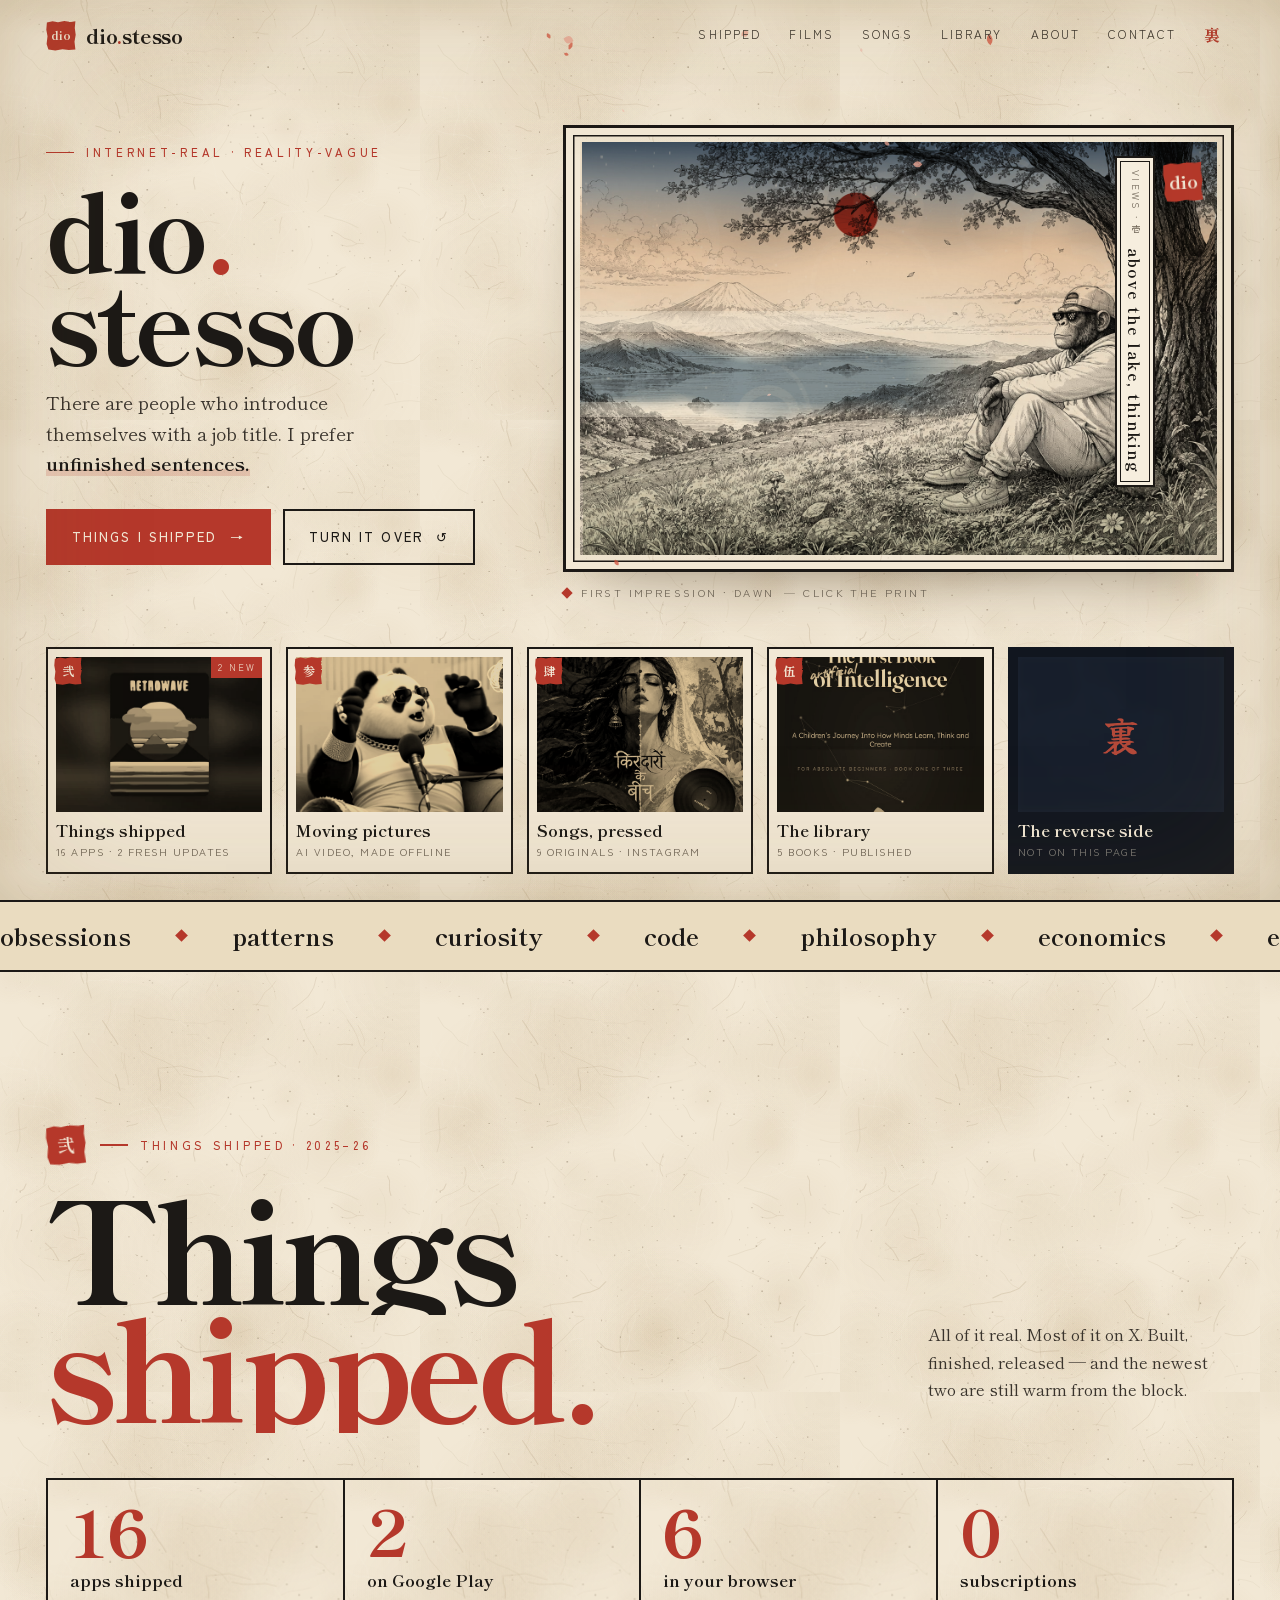
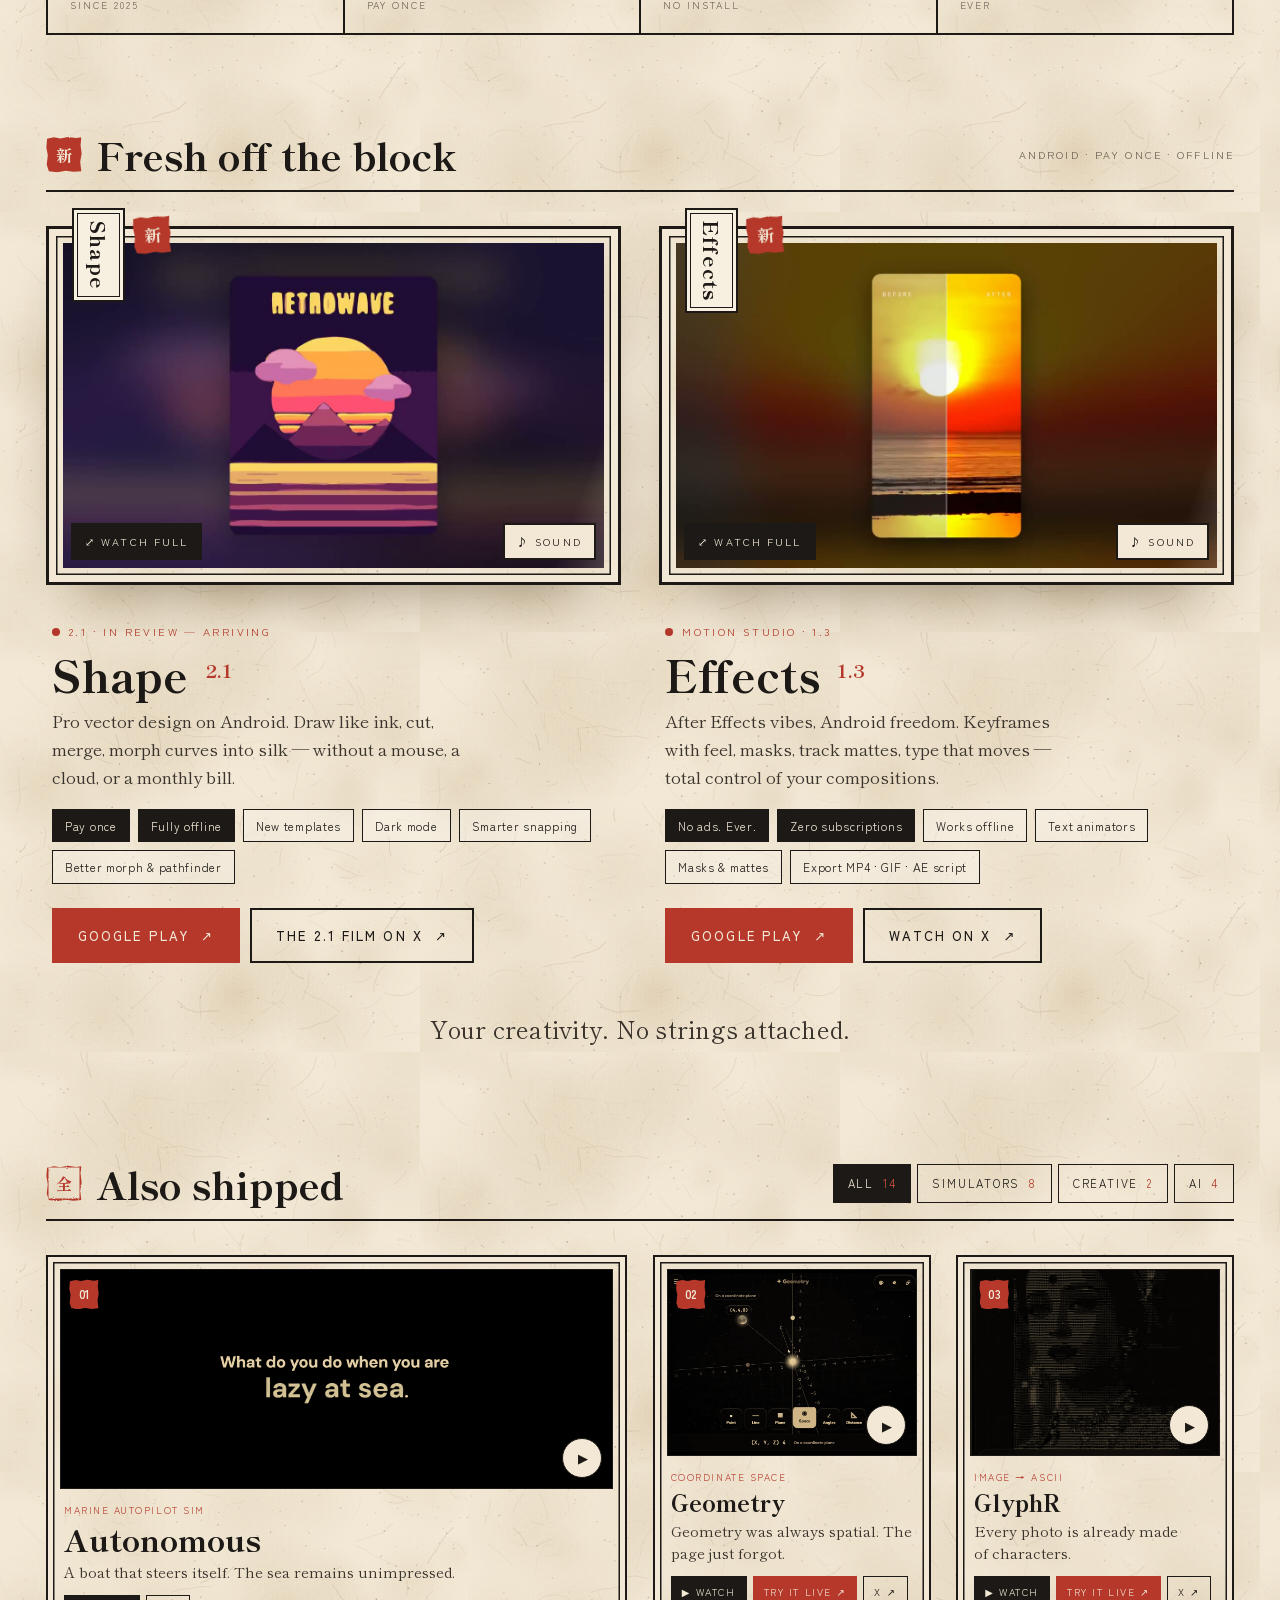
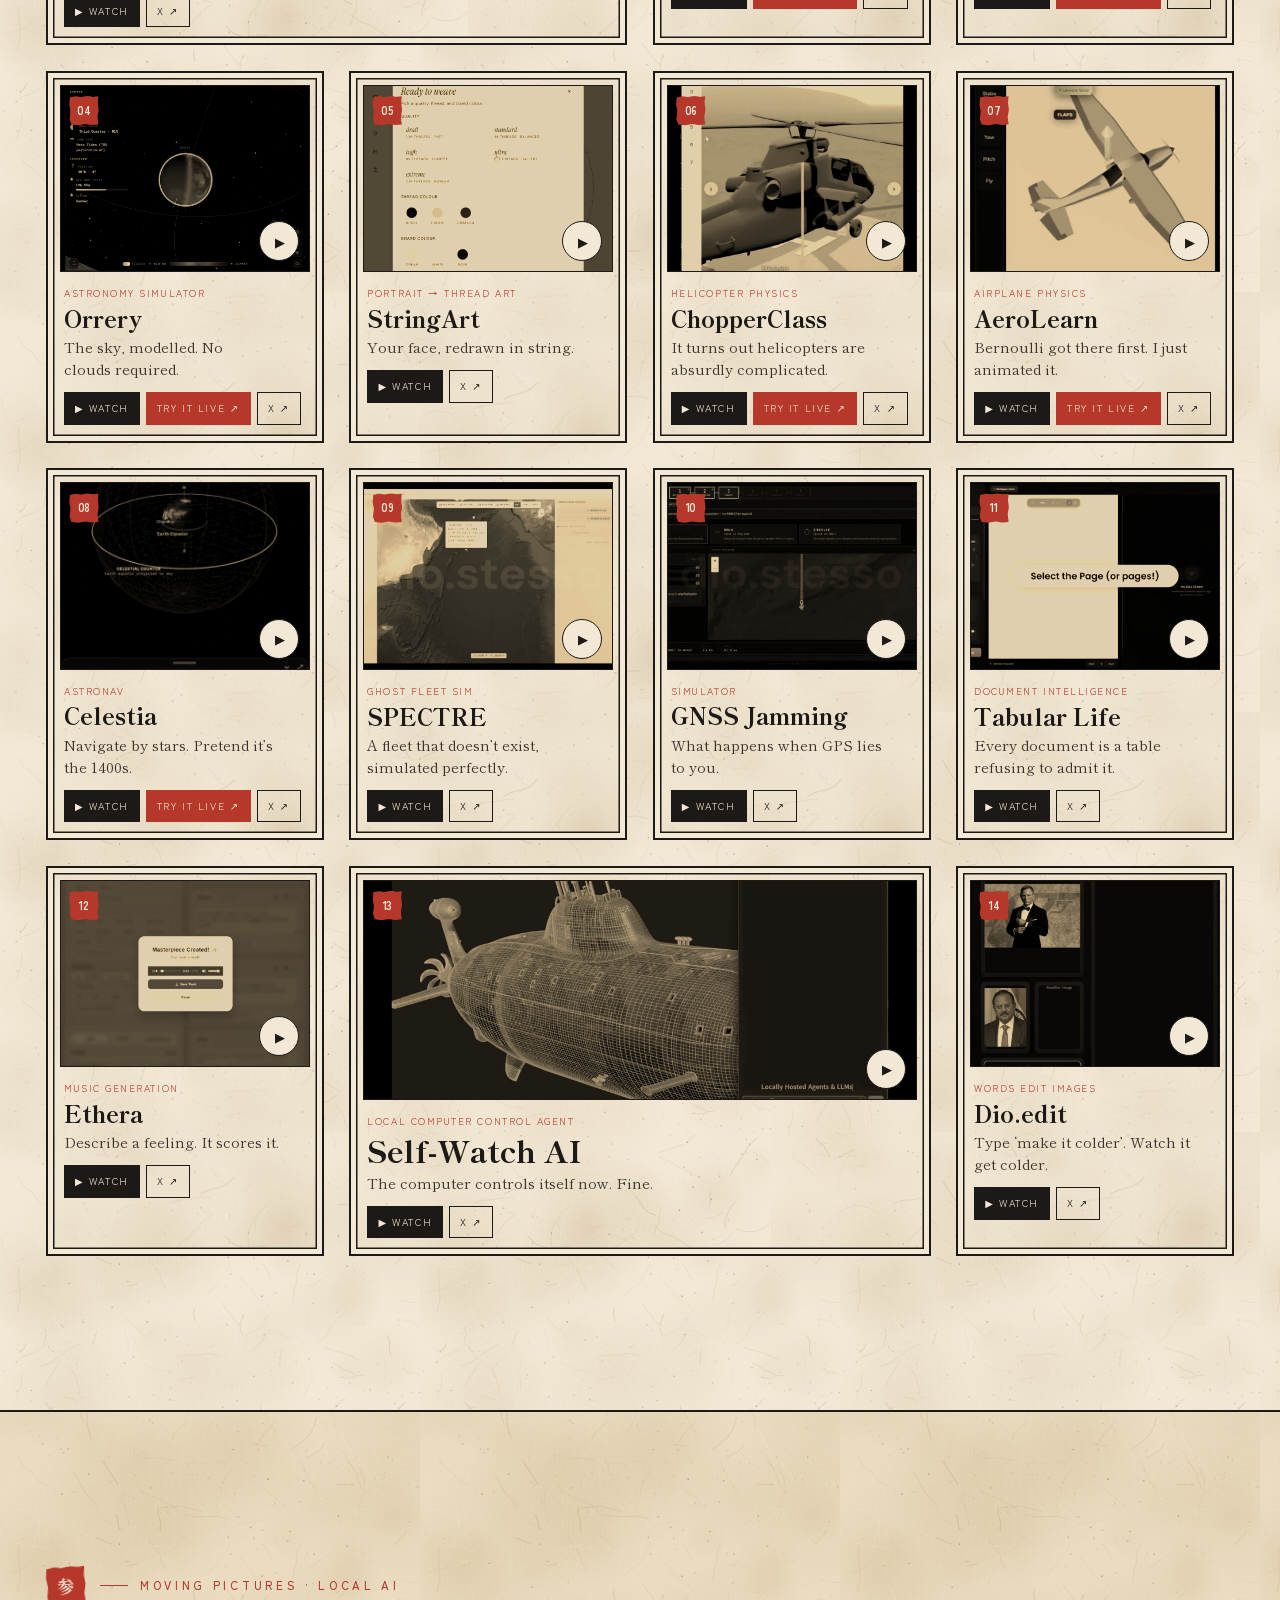
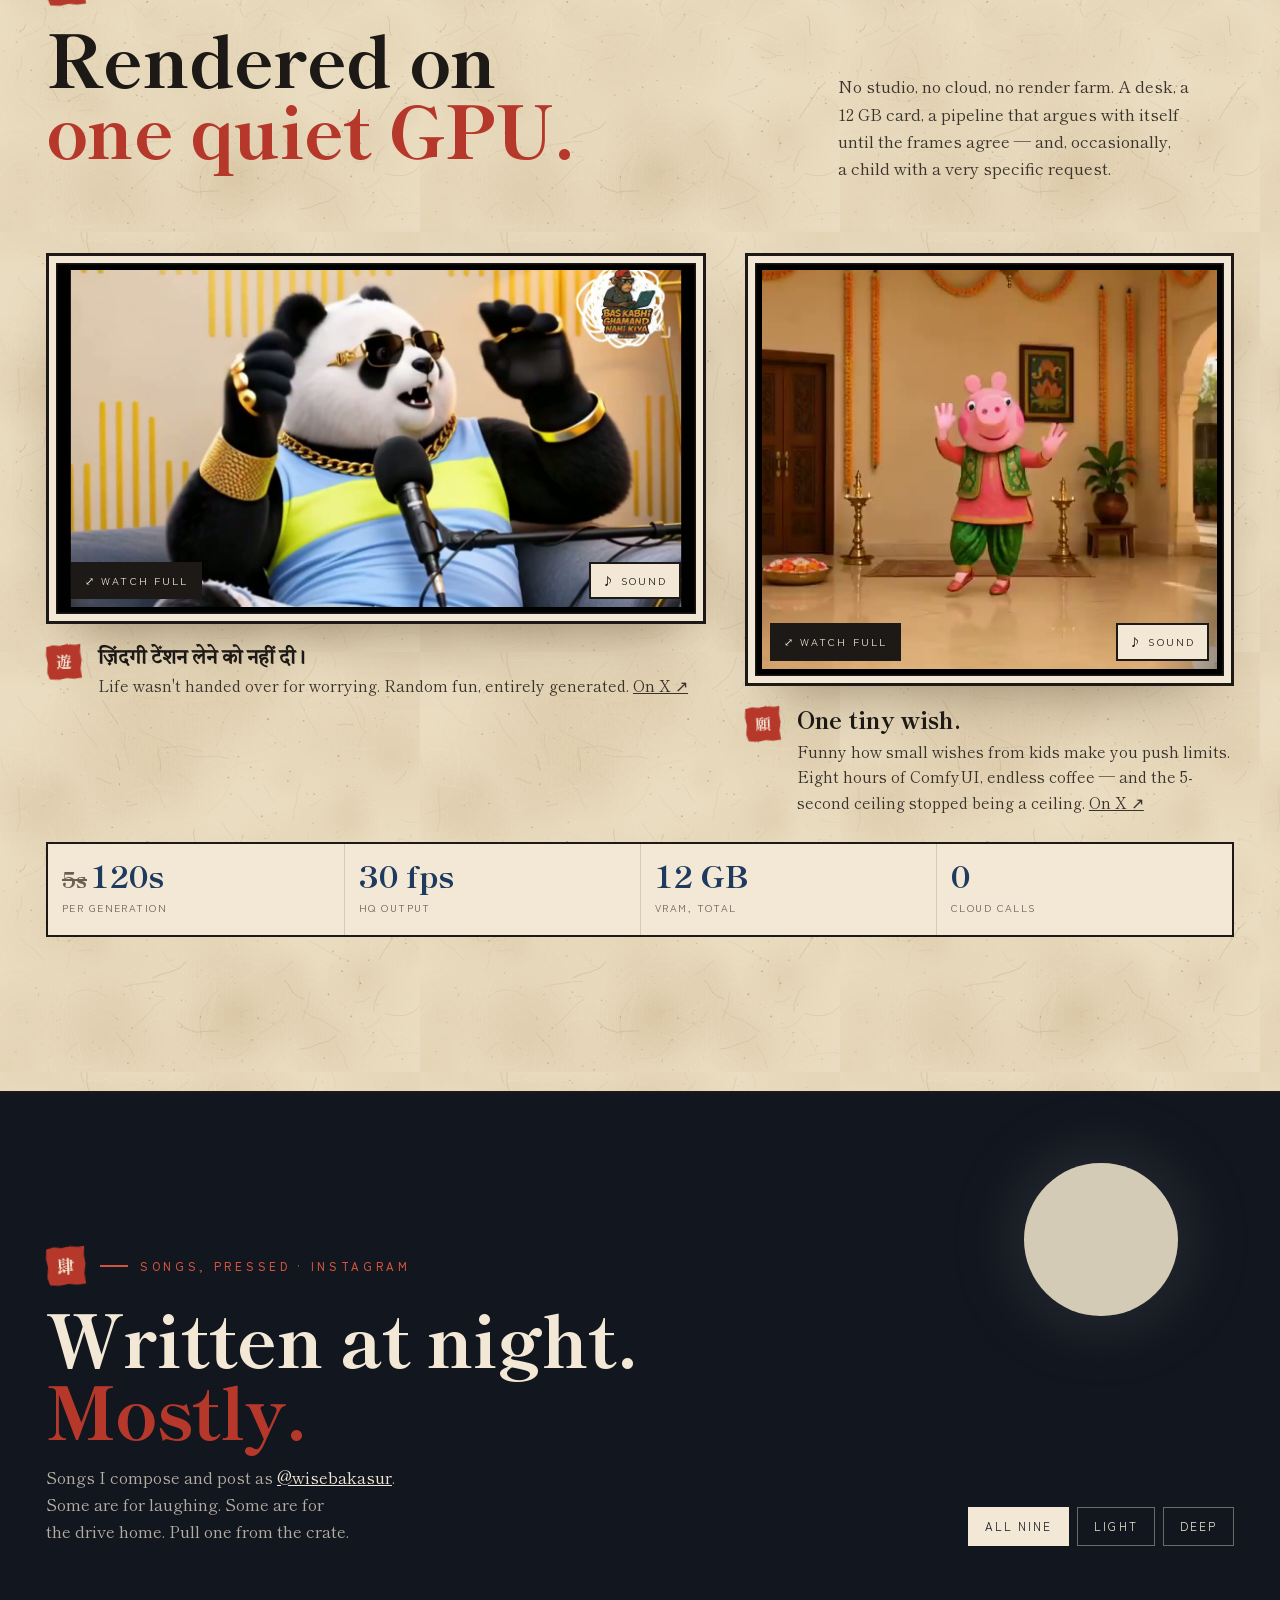
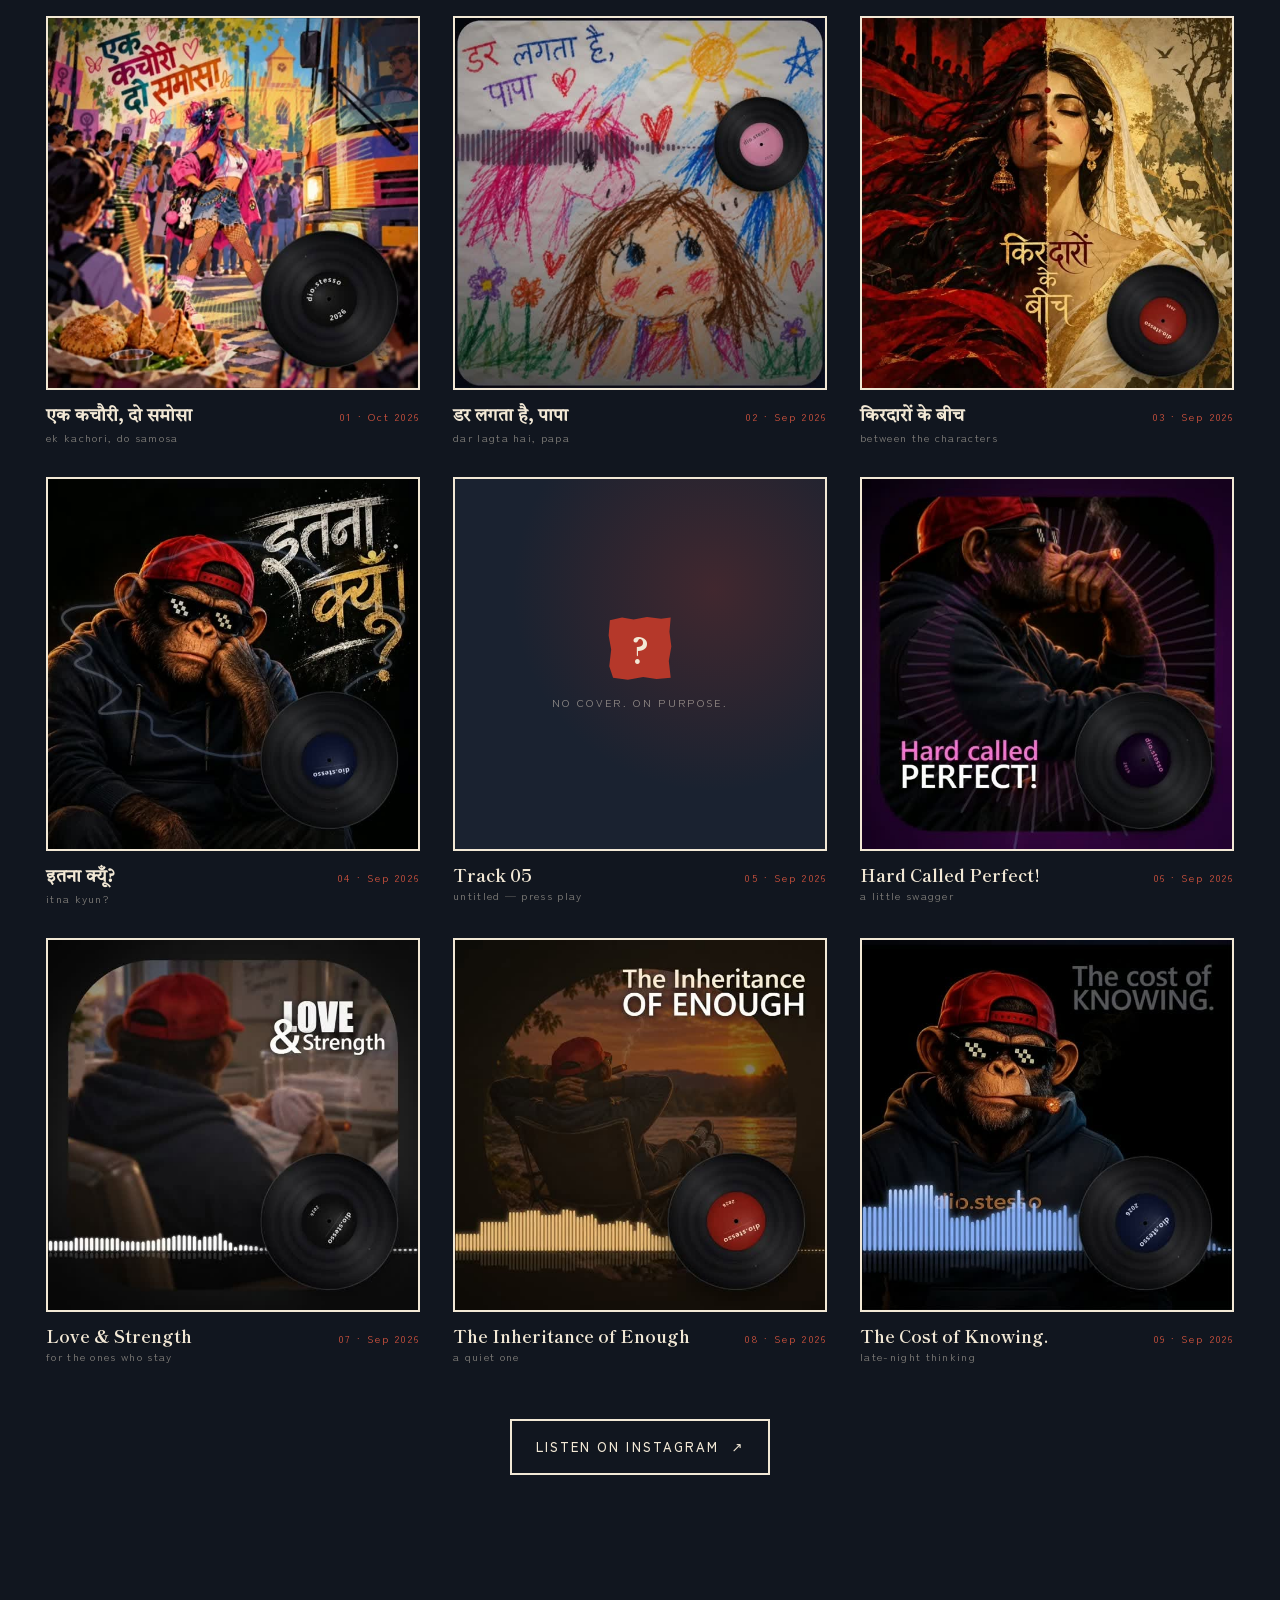
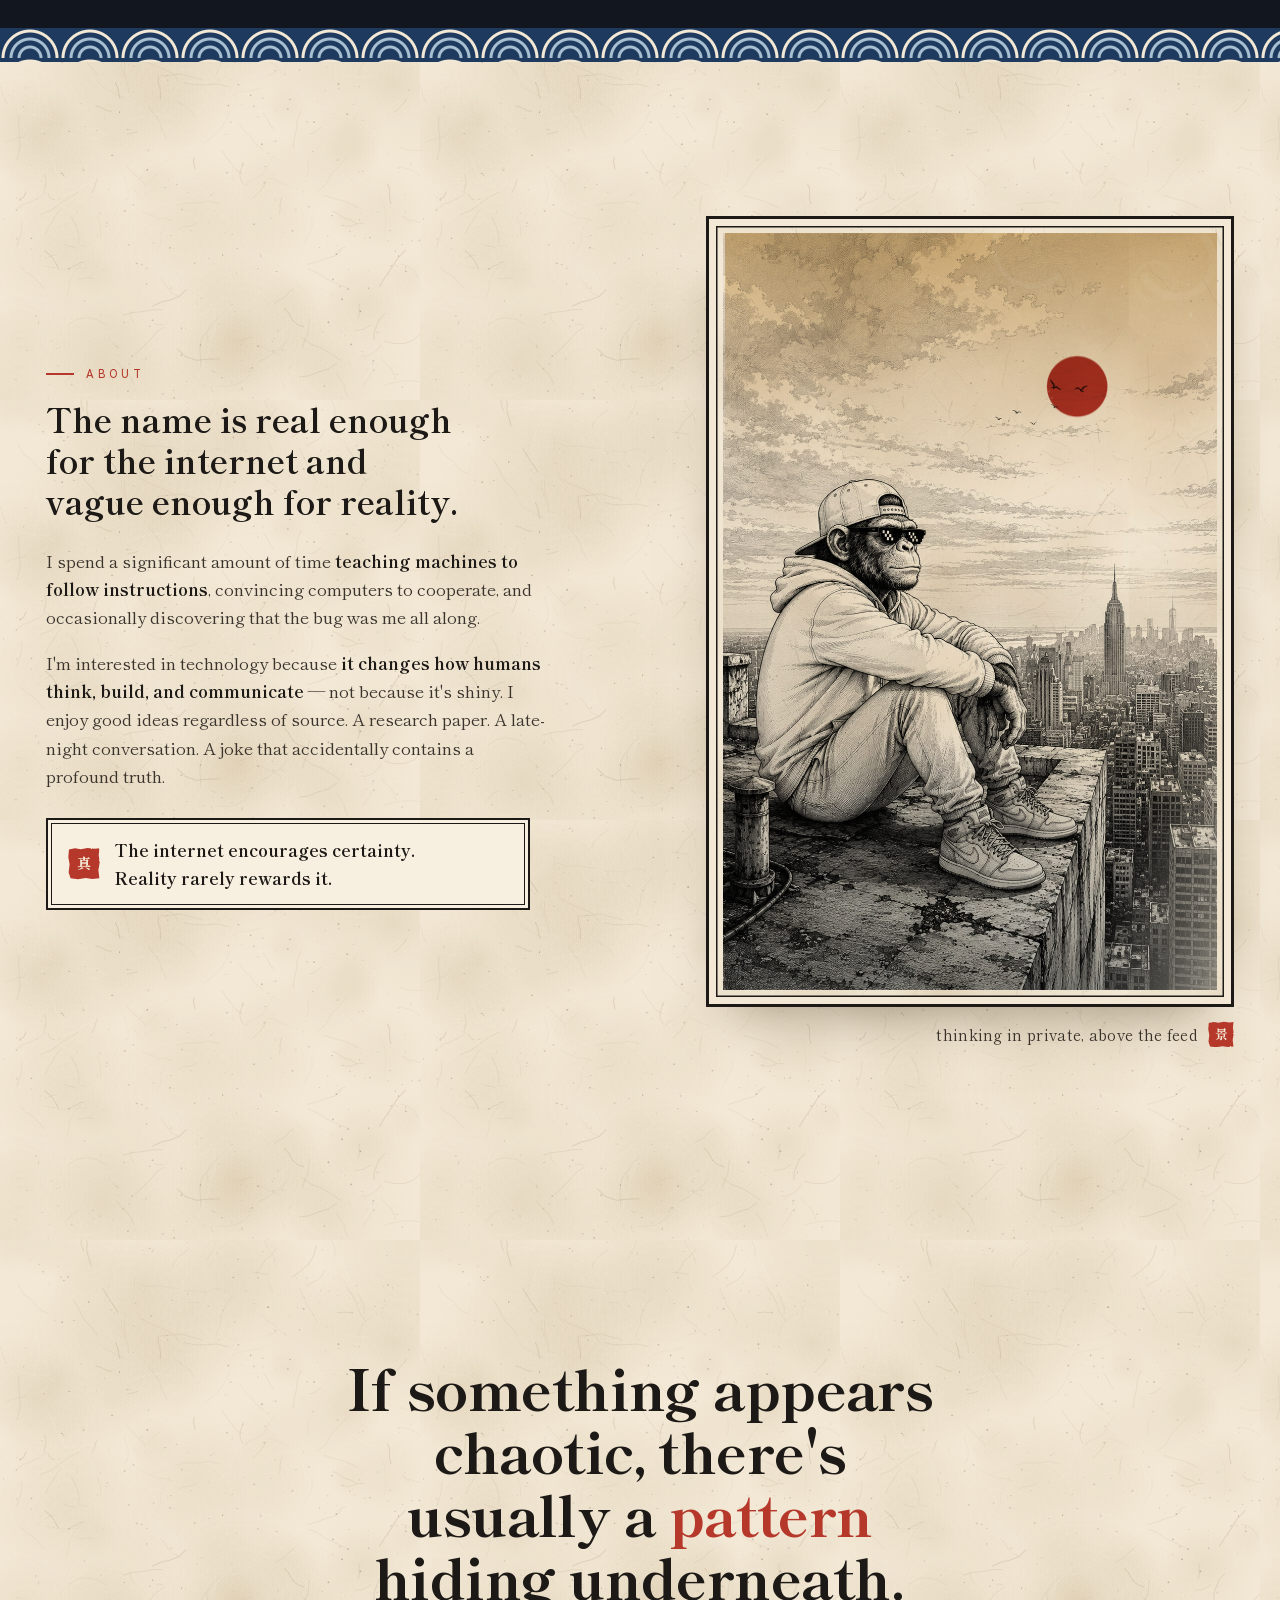
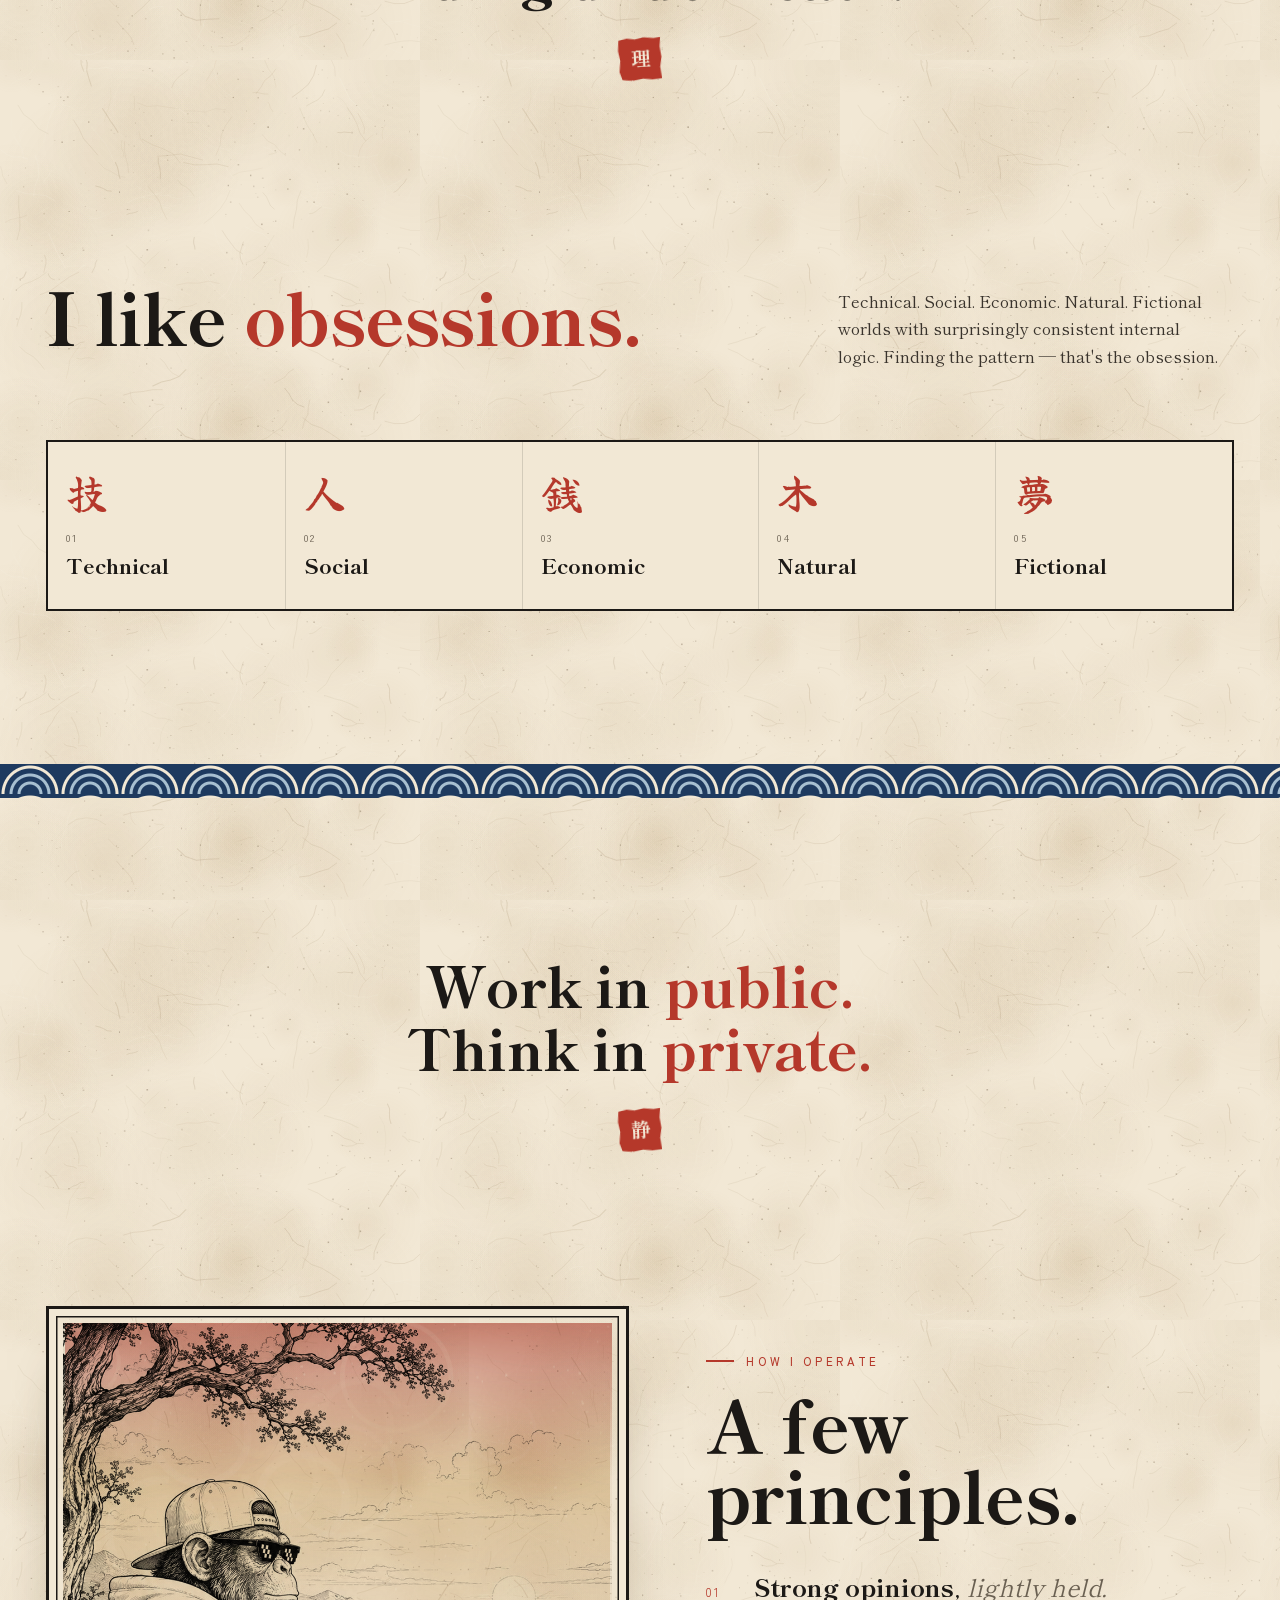
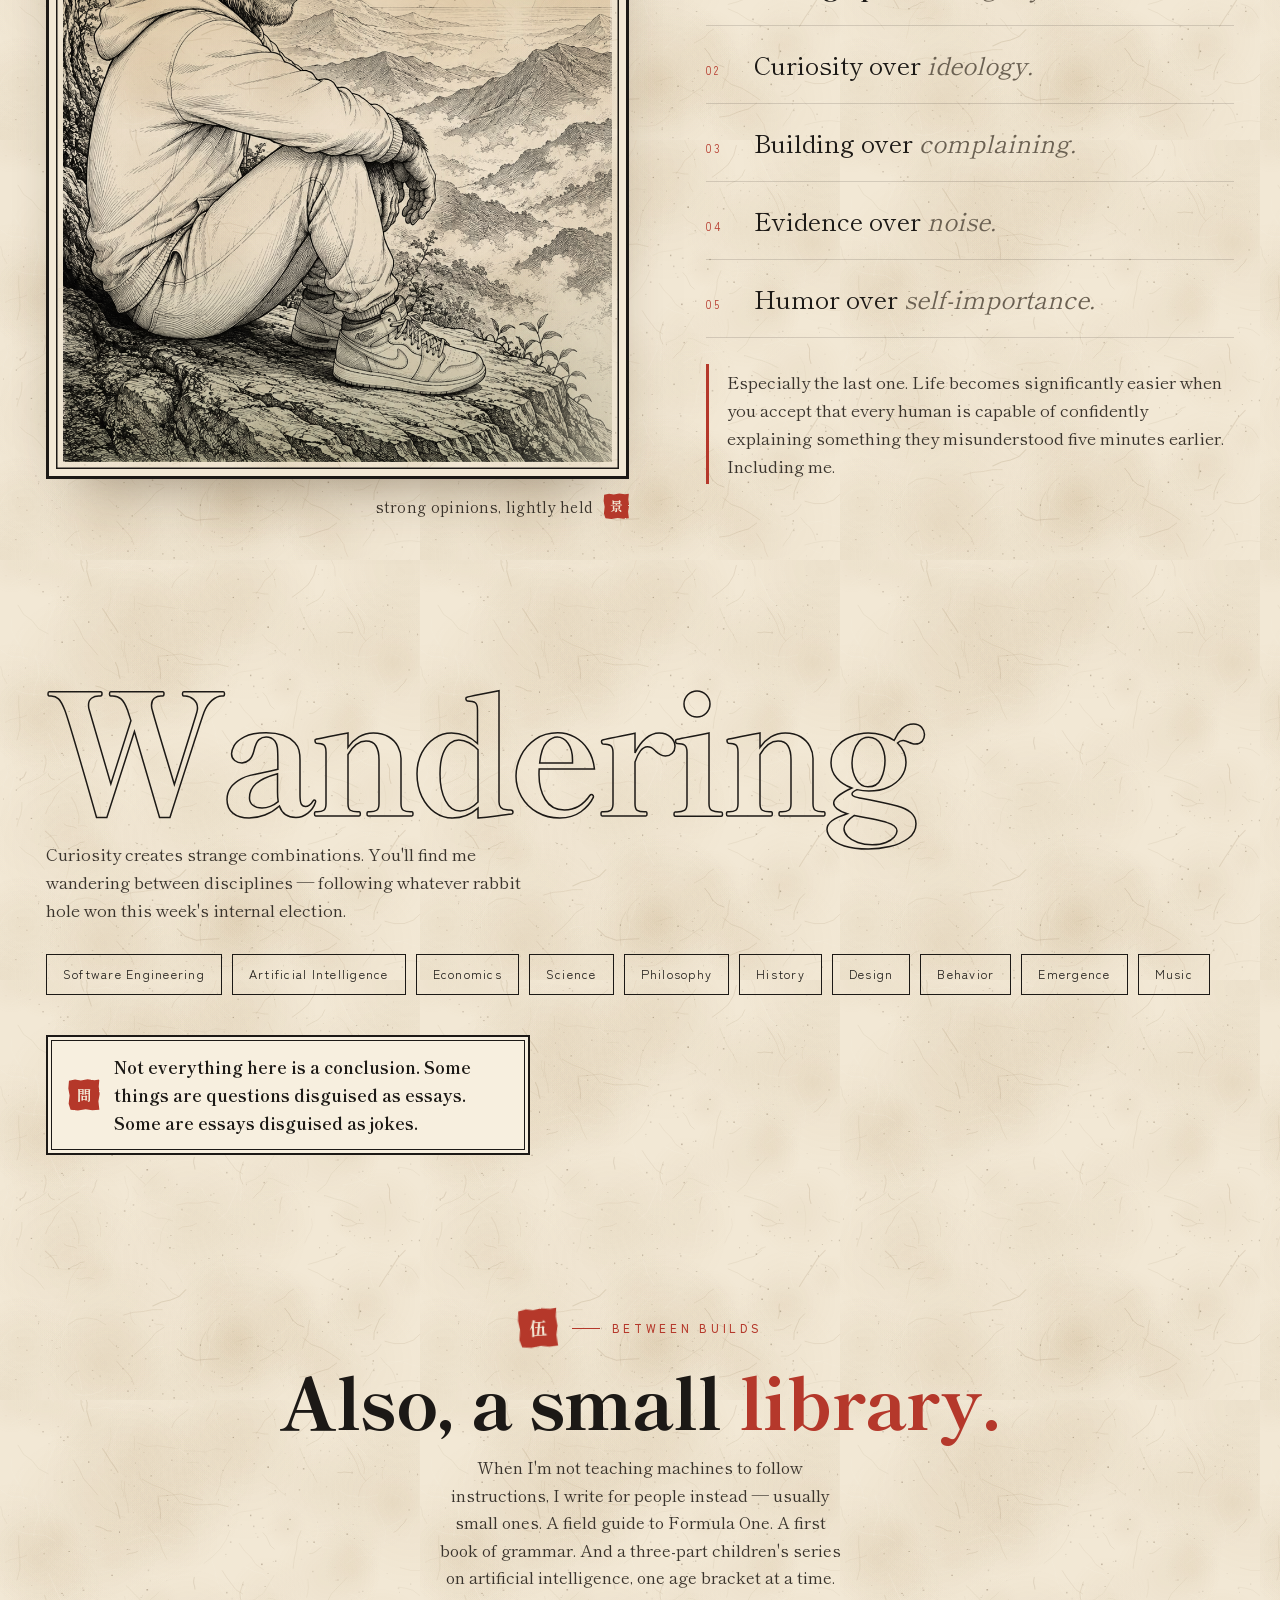
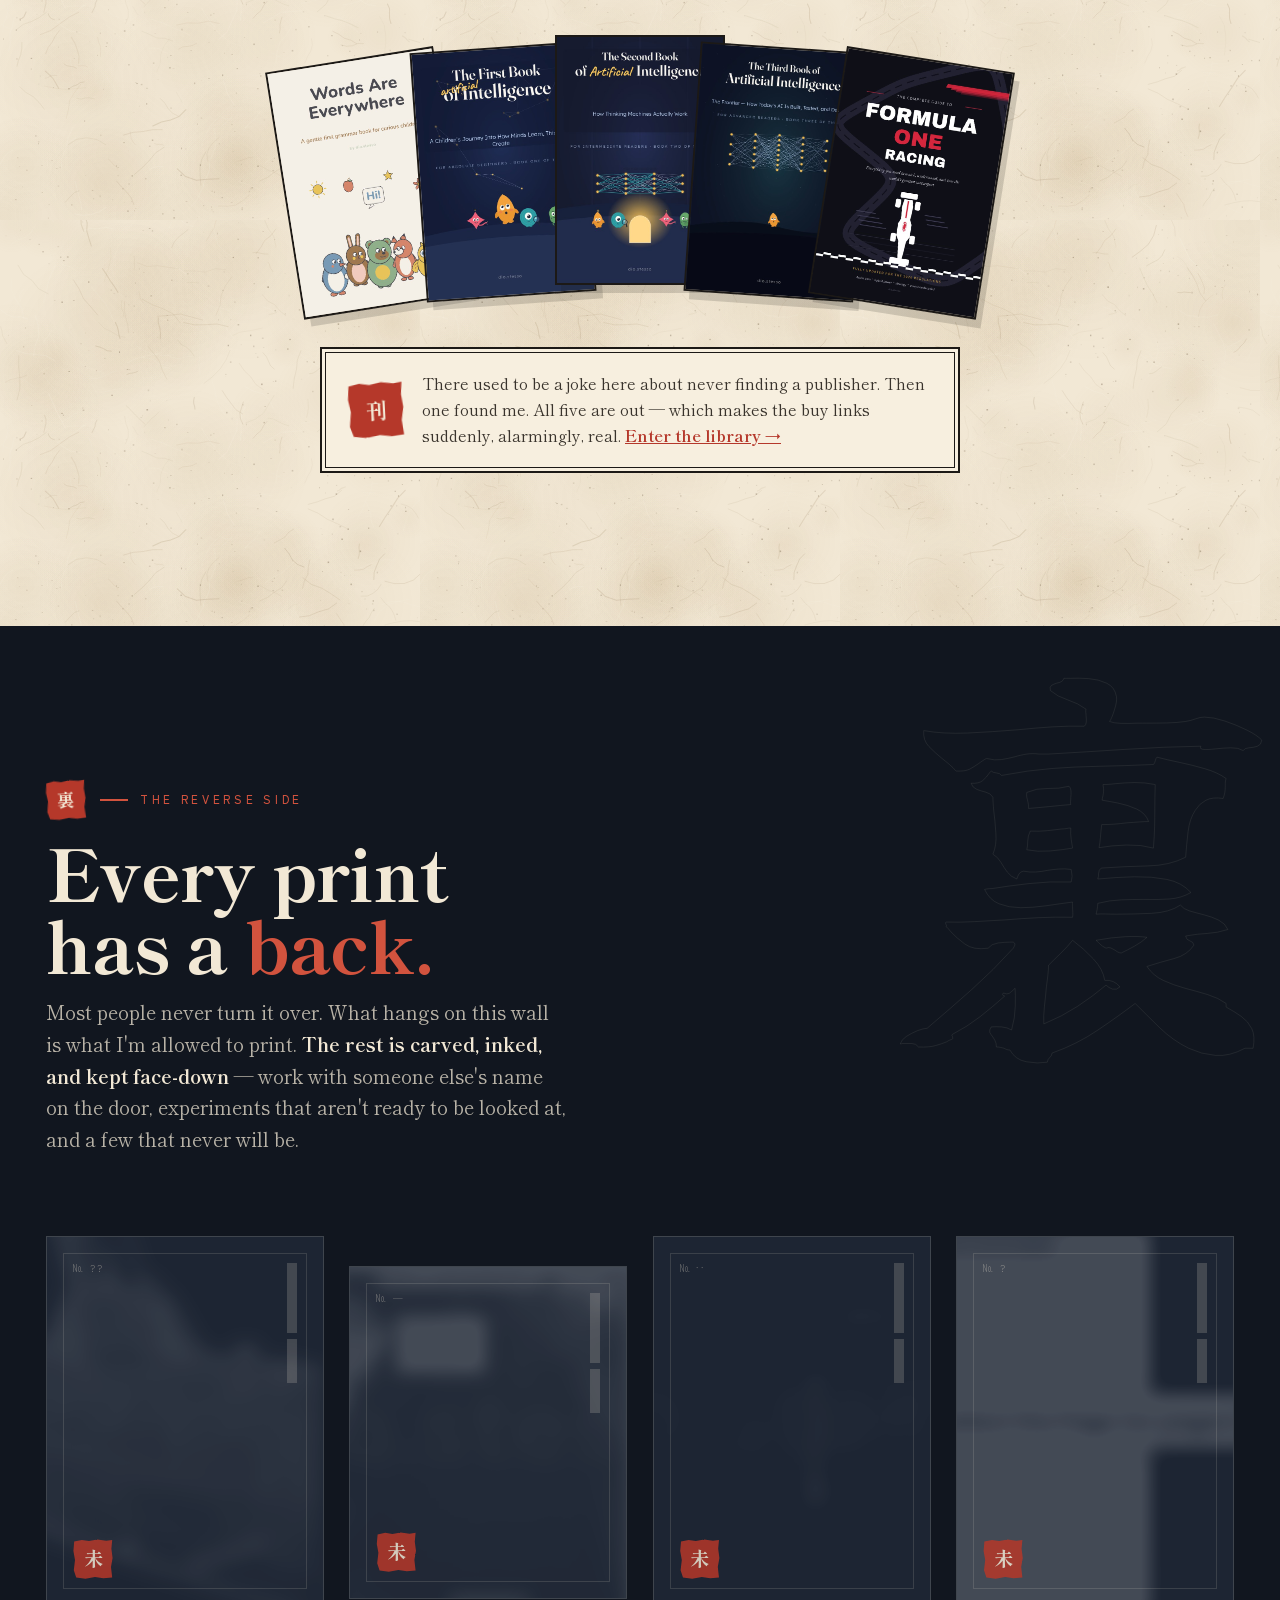
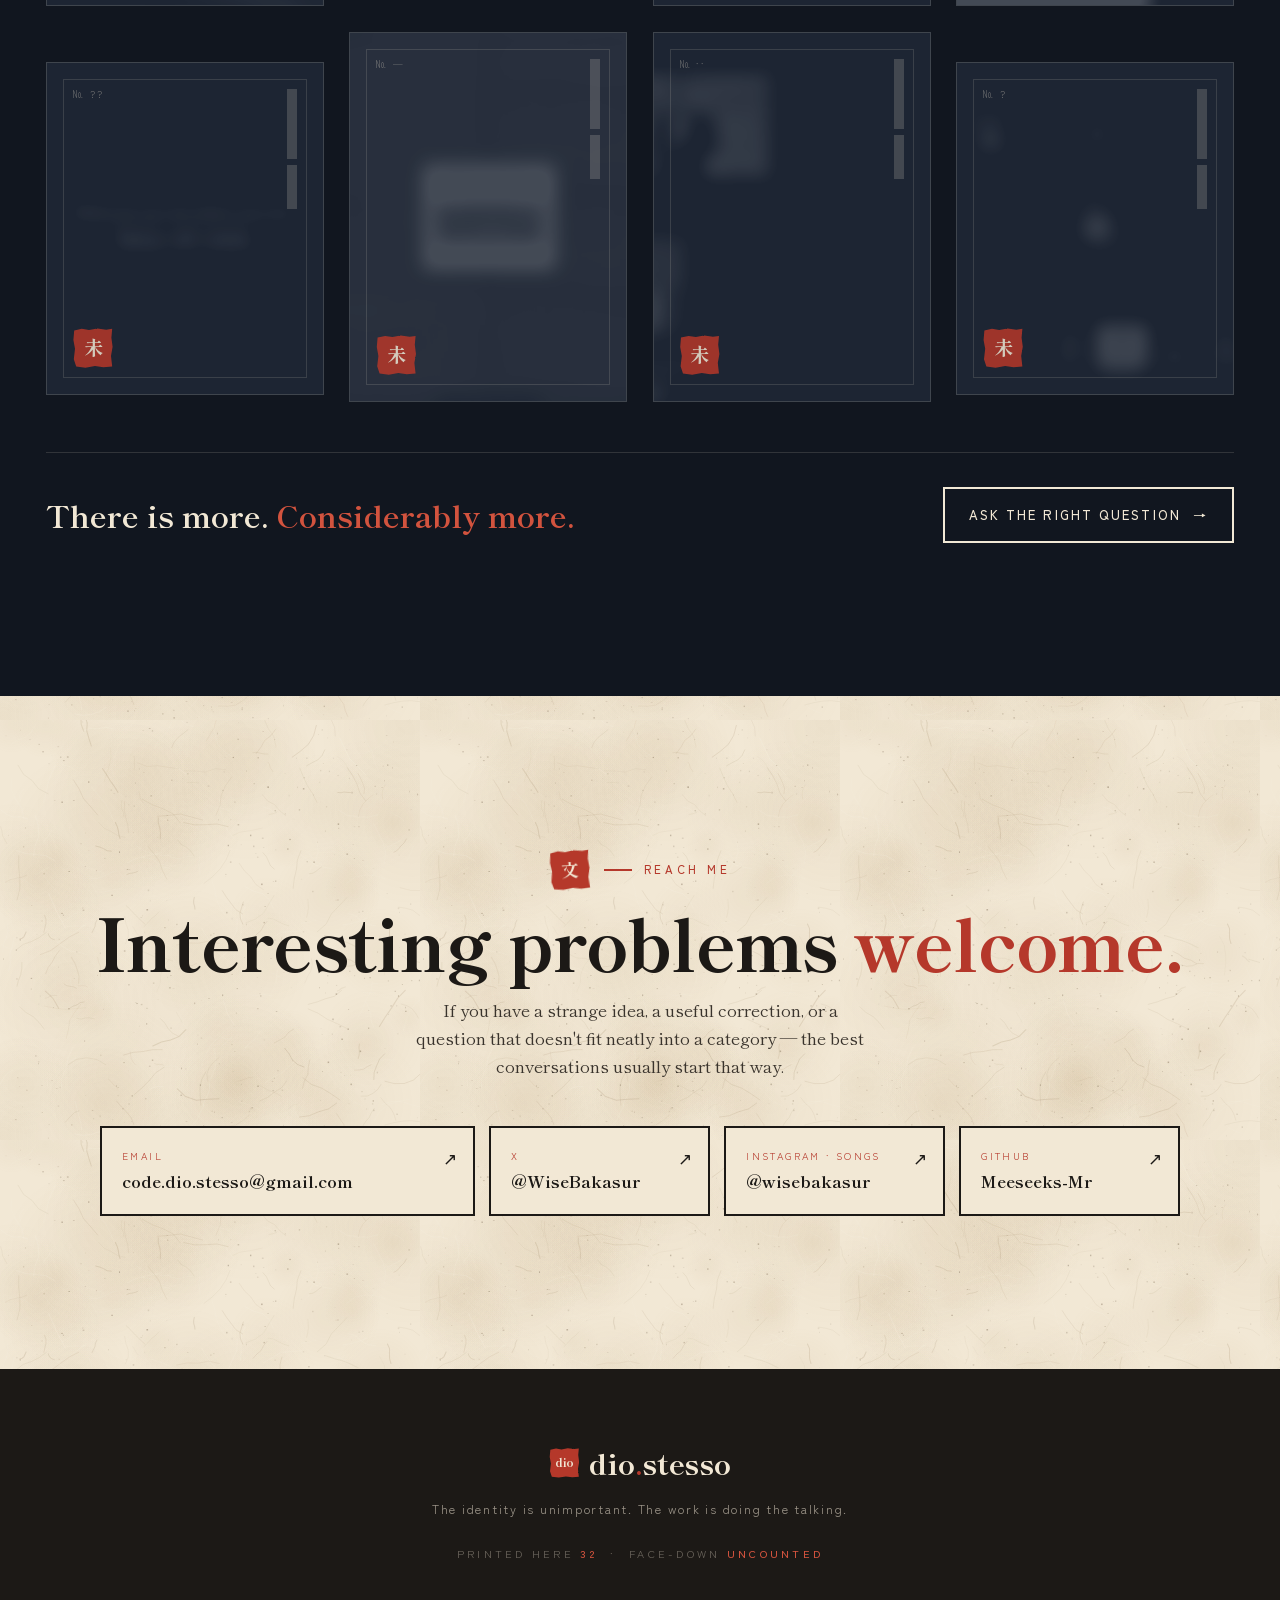
<file: index.html>
<!DOCTYPE html>
<html lang="en">
<head>
<meta charset="UTF-8">
<meta name="viewport" content="width=device-width, initial-scale=1.0">
<title>dio.stesso — views</title>
<meta name="description" content="Apps, songs, AI films and books by dio.stesso, printed here as woodblock views. Some blocks stay face-down.">
<meta name="theme-color" content="#F2E8D5">
<meta name="color-scheme" content="only light">
<meta property="og:type" content="website">
<meta property="og:site_name" content="dio.stesso">
<meta property="og:title" content="dio.stesso — views">
<meta property="og:description" content="Apps shipped, songs pressed, films rendered, books written. A few prints are shown here. Many more stay face-down.">
<meta property="og:image" content="https://meeseeks-mr.github.io/Meeseeks-Mr/og-profile.jpg?v=3">
<meta property="og:image:width" content="1200">
<meta property="og:image:height" content="630">
<meta property="og:url" content="https://meeseeks-mr.github.io/Meeseeks-Mr/">
<link rel="canonical" href="https://meeseeks-mr.github.io/Meeseeks-Mr/">
<meta name="twitter:card" content="summary_large_image">
<meta name="twitter:site" content="@WiseBakasur">
<meta name="twitter:creator" content="@WiseBakasur">
<meta name="twitter:title" content="dio.stesso — views">
<meta name="twitter:description" content="Apps shipped, songs pressed, films rendered, books written. Many more prints stay face-down.">
<meta name="twitter:image" content="https://meeseeks-mr.github.io/Meeseeks-Mr/og-profile.jpg?v=3">
<link rel="preconnect" href="https://fonts.googleapis.com">
<link rel="preconnect" href="https://fonts.gstatic.com" crossorigin>
<link href="https://fonts.googleapis.com/css2?family=Shippori+Mincho:wght@400;500;700;800&family=Yuji+Syuku&family=Zen+Kaku+Gothic+New:wght@400;500;700&family=Tiro+Devanagari+Hindi&display=swap" rel="stylesheet">
<link rel="preload" as="image" href="media/art-fuji.jpg">
<link rel="stylesheet" href="assets/ukiyo.css">
<style>
/* =========================================================
   INDEX — page-specific
   ========================================================= */
.wrap{max-width:var(--maxw);margin:0 auto;padding:0 26px}
section{position:relative}
.band{padding:clamp(90px,12vw,170px) 0}

/* ---------- HERO ---------- */
#hero{min-height:100svh;padding:96px 0 26px;display:flex;flex-direction:column}
.hero-grid{flex:1;display:grid;grid-template-columns:.82fr 1.18fr;gap:clamp(26px,4vw,64px);align-items:center;
  grid-template-areas:"txt art"}
.hero-txt{grid-area:txt}
.hero-art{grid-area:art;position:relative}
.hero-name{font-family:var(--f-disp);font-weight:800;font-size:clamp(3.4rem,8.4vw,7.6rem);line-height:.86;letter-spacing:-.035em;margin:18px 0 22px}
.hero-name .dot{color:var(--beni)}
.hero-name .ln{display:block;overflow:hidden;padding-bottom:.1em;margin-bottom:-.1em}
.hero-name .ln>span{display:inline-block;transform:translateY(105%);animation:rise 1.1s var(--ease) forwards;animation-delay:var(--d)}
@keyframes rise{to{transform:none}}
.hero-tag{font-size:clamp(1.04rem,1.45vw,1.22rem);color:var(--sumi-2);max-width:31ch}
.hero-tag b{font-weight:700;color:var(--sumi);box-shadow:inset 0 -.38em 0 rgba(181,56,43,.18)}
.hero-cta{display:flex;gap:12px;flex-wrap:wrap;margin-top:30px}

.print{aspect-ratio:3/2;width:100%}
.print .sheet-in{background:var(--washi)}
.print .key{position:absolute;inset:0;width:100%;height:100%;object-fit:cover;mix-blend-mode:multiply;z-index:5;--rx:0px;--ry:0px}
.mist{position:absolute;left:-10%;width:62%;height:5%;border-radius:999px;background:var(--washi);z-index:6;opacity:.55;filter:blur(7px);
  -webkit-mask-image:linear-gradient(90deg,transparent,#000 22%,#000 78%,transparent);mask-image:linear-gradient(90deg,transparent,#000 22%,#000 78%,transparent);
  animation:mist 26s ease-in-out infinite alternate}
.mist.m2{left:-6%;width:44%;height:3.5%;animation-duration:34s;animation-direction:alternate-reverse;opacity:.7}
@keyframes mist{from{transform:translateX(-4%)}to{transform:translateX(9%)}}
.print-cart{position:absolute;z-index:8;top:28px;right:28px;display:flex;gap:8px;align-items:flex-start}
.print-cart .cart{padding:12px 9px;font-family:var(--f-disp);font-weight:700;font-size:.95rem;letter-spacing:.1em;line-height:1.2}
.print-cart .cart small{font-family:var(--f-ui);font-weight:400;font-size:.6rem;letter-spacing:.24em;color:var(--sumi-soft)}
.print-cart .seal{--s:40px;margin-top:6px}
.print-hint{position:absolute;left:0;bottom:-30px;font-family:var(--f-ui);font-size:.68rem;letter-spacing:.22em;text-transform:uppercase;color:var(--sumi-soft);display:flex;gap:10px;align-items:center}
.print-hint i{width:8px;height:8px;background:var(--beni);transform:rotate(45deg);animation:blink 2.4s ease-in-out infinite}
@keyframes blink{50%{opacity:.25}}
.hero-art .sheet{cursor:pointer}

/* ---------- INDEX OF VIEWS (first screen) ---------- */
.views{margin-top:46px;display:grid;grid-template-columns:repeat(5,1fr);gap:14px}
.vw{position:relative;display:block;text-decoration:none;background:var(--washi);border:2px solid var(--sumi);padding:8px 8px 12px;
  transition:transform .5s var(--ease),box-shadow .5s var(--ease)}
.vw:hover{transform:translateY(-6px);box-shadow:6px 8px 0 var(--sumi)}
.vw-img{position:relative;aspect-ratio:4/3;overflow:hidden;background:var(--washi-3)}
.vw-img img{width:100%;height:100%;object-fit:cover;filter:grayscale(1) sepia(.35) contrast(1.05);mix-blend-mode:multiply;transition:filter .6s var(--ease),transform 1.2s var(--ease)}
.vw:hover .vw-img img{filter:none;transform:scale(1.06)}
.vw-no{position:absolute;top:6px;left:6px;z-index:2}
.vw-no .seal{--s:28px}
.vw-new{position:absolute;top:8px;right:8px;z-index:2;font-family:var(--f-ui);font-size:.58rem;letter-spacing:.2em;background:var(--beni);color:var(--washi);padding:3px 7px}
.vw-t{font-family:var(--f-disp);font-weight:700;font-size:1.02rem;line-height:1.1;margin-top:10px}
.vw-s{font-family:var(--f-ui);font-size:.66rem;letter-spacing:.14em;text-transform:uppercase;color:var(--sumi-soft);margin-top:3px}
.vw.dark{background:var(--night);color:var(--washi);border-color:var(--night)}
.vw.dark .vw-img{background:var(--night-2)}
.vw.dark .vw-img::after{content:'裏';position:absolute;inset:0;display:grid;place-items:center;font-family:var(--f-brush);font-size:2.6rem;color:var(--beni-2);opacity:.85;transition:opacity .4s, transform .6s var(--ease)}
.vw.dark:hover .vw-img::after{transform:scale(1.15) rotate(-4deg)}
.vw.dark .vw-img img{opacity:.14;filter:blur(3px) grayscale(1)}
.vw.dark:hover .vw-img img{filter:blur(2px) grayscale(1)}
.vw.dark .vw-s{color:rgba(242,232,213,.5)}

/* ---------- section headers ---------- */
.sec-head{display:flex;justify-content:space-between;align-items:flex-end;gap:30px;flex-wrap:wrap;margin-bottom:clamp(40px,6vw,70px)}
.sec-head .lede{max-width:44ch}
.sec-no{display:flex;align-items:center;gap:14px}
.sec-no .seal{--s:40px}

/* ---------- FRESH IMPRESSIONS (two apps) ---------- */
.fresh{display:grid;grid-template-columns:1fr 1fr;gap:clamp(24px,3vw,44px)}
.app-print{position:relative}
.app-print .sheet{aspect-ratio:16/10}
.app-print video,.app-print .sheet-in>img{width:100%;height:100%;object-fit:cover}
.app-print .sheet-in{background:#151520}
.ap-cart{position:absolute;z-index:4;top:-18px;left:26px;display:flex;align-items:flex-start;gap:8px}
.ap-cart .cart{padding:10px 8px;font-weight:800;font-size:1.25rem;letter-spacing:.06em}
.ap-cart .seal{--s:38px;margin-top:8px}
.ap-body{padding:30px 6px 0}
.ap-status{display:inline-flex;align-items:center;gap:9px;font-family:var(--f-ui);font-size:.68rem;letter-spacing:.22em;text-transform:uppercase;color:var(--beni)}
.ap-status::before{content:'';width:8px;height:8px;border-radius:50%;background:var(--beni);animation:blink 1.6s infinite}
.ap-name{font-family:var(--f-disp);font-weight:800;font-size:clamp(2rem,3.4vw,2.8rem);line-height:1;margin:10px 0 10px}
.ap-name sup{font-size:.42em;color:var(--beni);margin-left:6px;vertical-align:super}
.ap-line{color:var(--sumi-2);margin-bottom:18px;max-width:46ch}
.ap-feats{list-style:none;display:flex;flex-wrap:wrap;gap:8px;margin-bottom:24px}
.ap-feats li{font-family:var(--f-ui);font-size:.74rem;letter-spacing:.06em;padding:6px 12px;border:1.5px solid var(--sumi);background:rgba(255,255,255,.25)}
.ap-feats li.k{background:var(--sumi);color:var(--washi)}
.ap-acts{display:flex;gap:10px;flex-wrap:wrap}
.fresh-note{margin-top:46px;text-align:center;font-family:var(--f-disp);font-style:normal;letter-spacing:.01em;font-size:clamp(1.1rem,2vw,1.5rem);color:var(--sumi-2)}

/* ---------- FILMS ---------- */
#films{background:var(--washi-2);background-image:var(--paper-tex);border-block:2px solid var(--sumi)}
.films{display:grid;grid-template-columns:1.35fr 1fr;gap:clamp(22px,3vw,44px);align-items:start}
.film{position:relative}
.film .sheet{background:#000}
.film video{width:100%;height:100%;object-fit:cover;background:#000}
.film.wide .sheet{aspect-ratio:16/9}
.film.sq .sheet{aspect-ratio:540/478}
.film-cap{display:flex;gap:16px;align-items:flex-start;margin-top:20px}
.film-cap .seal{--s:36px}
.film-cap h3{font-family:var(--f-disp);font-weight:800;font-size:1.45rem;line-height:1.15}
.film-cap p{color:var(--sumi-2);font-size:.98rem;margin-top:6px}
.film-cap .deva{font-size:1.25rem}
.snd{position:absolute;z-index:5;right:22px;bottom:22px;font-family:var(--f-ui);font-size:.66rem;letter-spacing:.2em;text-transform:uppercase;background:var(--washi);border:2px solid var(--sumi);padding:8px 12px;cursor:pointer}
.snd:hover{background:var(--beni);color:var(--washi);border-color:var(--beni)}
.stats{display:grid;grid-template-columns:repeat(4,1fr);border:2px solid var(--sumi);margin-top:26px;background:var(--washi)}
.stat{padding:16px 14px;border-left:1.5px solid var(--sumi-faint)}
.stat:first-child{border-left:0}
.stat b{display:block;font-family:var(--f-disp);font-weight:800;font-size:clamp(1.4rem,2.4vw,2rem);line-height:1;color:var(--ai)}
.stat span{font-family:var(--f-ui);font-size:.64rem;letter-spacing:.14em;text-transform:uppercase;color:var(--sumi-soft)}
.stat s{color:var(--sumi-soft);font-size:.7em;margin-right:4px}

/* ---------- SONGS — night impression ---------- */
#songs{background:var(--night);color:var(--washi);overflow:hidden}
#songs .eyebrow{color:var(--beni-2)}
#songs .lede{color:rgba(242,232,213,.72)}
.moon{position:absolute;top:70px;right:8%;width:clamp(90px,12vw,170px);aspect-ratio:1;border-radius:50%;background:#E9DFC6;opacity:.9;box-shadow:0 0 80px rgba(233,223,198,.18)}
.moods{display:flex;gap:8px}
.mood{font-family:var(--f-ui);font-size:.72rem;letter-spacing:.18em;text-transform:uppercase;padding:9px 16px;border:1.5px solid rgba(242,232,213,.4);background:transparent;color:var(--washi);cursor:pointer;transition:.3s}
.mood:hover{border-color:var(--washi)}
.mood.on{background:var(--washi);color:var(--night);border-color:var(--washi)}
.crate{display:grid;grid-template-columns:repeat(3,1fr);gap:clamp(18px,2.6vw,36px)}
.rec{position:relative;display:block;text-decoration:none;color:inherit;transition:opacity .5s,transform .5s var(--ease),filter .5s}
.rec.dim{opacity:.18;filter:grayscale(1);transform:scale(.96)}
.rec-box{position:relative;aspect-ratio:1}
.rec-disc{position:absolute;top:4%;left:4%;width:92%;height:92%;border-radius:50%;
  background:radial-gradient(circle,var(--beni) 0 15%,#111 15.5% 17%,#1b1b1b 17.5% 100%);
  box-shadow:inset 0 0 0 1px #333;transition:transform .9s var(--ease)}
.rec-disc::before{content:'';position:absolute;inset:0;border-radius:50%;background:repeating-radial-gradient(circle,transparent 0 3px,rgba(255,255,255,.045) 3.5px 4px)}
.rec-disc::after{content:'';position:absolute;inset:47%;border-radius:50%;background:var(--night)}
.rec:hover .rec-disc{transform:translateX(30%) rotate(200deg)}
.rec-sleeve{position:absolute;inset:0;z-index:2;overflow:hidden;border:2px solid var(--washi);background:var(--night-2);transition:transform .7s var(--ease)}
.rec-sleeve img{width:100%;height:100%;object-fit:cover;transition:transform 1.2s var(--ease)}
.rec:hover .rec-sleeve{transform:translateX(-6%)}
.rec:hover .rec-sleeve img{transform:scale(1.05)}
.rec-sleeve.blank{display:grid;place-items:center;text-align:center;background:var(--night-2);background-image:radial-gradient(circle at 70% 30%,rgba(181,56,43,.25),transparent 55%)}
.rec-sleeve.blank .seal{--s:64px;font-size:2.2rem}
.rec-sleeve.blank p{font-family:var(--f-ui);font-size:.66rem;letter-spacing:.22em;text-transform:uppercase;color:rgba(242,232,213,.55);margin-top:14px}
.rec-meta{display:flex;justify-content:space-between;align-items:baseline;gap:10px;margin-top:14px}
.rec-t{font-family:var(--f-disp);font-weight:700;font-size:1.08rem;line-height:1.2}
.rec-t .deva{font-size:1.15rem}
.rec-t small{display:block;font-family:var(--f-ui);font-weight:400;font-size:.68rem;letter-spacing:.12em;color:rgba(242,232,213,.5);margin-top:3px}
.rec-n{font-family:var(--f-ui);font-size:.66rem;letter-spacing:.2em;color:var(--beni-2);white-space:nowrap}
.songs-foot{margin-top:56px;display:flex;justify-content:center}

/* ---------- THINGS SHIPPED ---------- */
#shipped{background:var(--washi);background-image:var(--paper-tex)}
.ship-head{display:grid;grid-template-columns:1fr auto;grid-template-areas:"no no" "title lede";align-items:end;gap:10px 40px;margin-bottom:clamp(34px,5vw,56px)}
.ship-head .sec-no{grid-area:no}
.ship-head .lede{grid-area:lede;max-width:34ch;padding-bottom:18px}
.ship-title{grid-area:title;font-family:var(--f-disp);font-weight:800;font-size:clamp(3.6rem,11vw,10rem);line-height:.84;letter-spacing:-.045em;margin-top:10px;opacity:1!important;transform:none!important}
.ship-title em{font-style:normal;color:var(--beni)}
.ship-title .ln{display:block;overflow:hidden;padding-bottom:.08em;margin-bottom:-.08em}
.ship-title .ln>span{display:inline-block;transform:translateY(105%);transition:transform 1.1s var(--ease);transition-delay:var(--d)}
.ship-title.on .ln>span{transform:none}
.shiplog{display:grid;grid-template-columns:repeat(4,1fr);border:2.5px solid var(--sumi);background:var(--sumi);gap:2px;margin-bottom:clamp(60px,8vw,100px)}
.sl{background:var(--washi);background-image:var(--paper-tex);padding:22px 22px 20px;display:flex;flex-direction:column;transition:background .4s,color .4s}
.sl:hover{background:var(--ai);color:var(--washi)}
.sl b{font-family:var(--f-disp);font-weight:800;font-size:clamp(2.6rem,5vw,4.2rem);line-height:.9;color:var(--beni)}
.sl:hover b{color:var(--washi)}
.sl span{font-family:var(--f-disp);font-weight:700;font-size:1.05rem;margin-top:8px;white-space:nowrap}
.sl small{white-space:nowrap;font-family:var(--f-ui);font-size:.62rem;letter-spacing:.2em;text-transform:uppercase;color:var(--sumi-soft);margin-top:2px}
.sl:hover small{color:var(--ai-pale)}
.sub-head{display:flex;align-items:center;gap:14px;flex-wrap:wrap;margin-bottom:34px;padding-bottom:16px;border-bottom:2px solid var(--sumi)}
.sub-head .seal{--s:36px;font-size:1rem}
.sub-head h3{font-family:var(--f-disp);font-weight:800;font-size:clamp(1.6rem,3vw,2.4rem);line-height:1}
.sub-note{font-family:var(--f-ui);font-size:.66rem;letter-spacing:.2em;text-transform:uppercase;color:var(--sumi-soft);margin-left:auto}
.wfilters{display:flex;gap:6px;flex-wrap:wrap;margin-left:auto}
.wf{font-family:var(--f-ui);font-size:.7rem;letter-spacing:.16em;text-transform:uppercase;padding:9px 14px;border:1.5px solid var(--sumi);background:transparent;cursor:pointer;transition:.3s}
.wf i{font-style:normal;color:var(--beni);margin-left:4px}
.wf:hover{background:var(--washi-2)}
.wf.on{background:var(--sumi);color:var(--washi)}
.wf.on i{color:var(--beni-2)}
.works{display:grid;grid-template-columns:repeat(4,1fr);grid-auto-flow:dense;gap:clamp(16px,2vw,26px)}
.work{position:relative;display:flex;flex-direction:column;background:var(--washi);background-image:var(--paper-tex);border:2.5px solid var(--sumi);
  box-shadow:inset 0 0 0 5px var(--washi),inset 0 0 0 6.5px var(--sumi);padding:12px;transition:opacity .9s var(--ease),transform .5s var(--ease),box-shadow .5s var(--ease)}
.work:hover{transform:translateY(-8px);box-shadow:inset 0 0 0 5px var(--washi),inset 0 0 0 6.5px var(--sumi),8px 10px 0 var(--sumi)}
.work.wide{grid-column:span 2}
.work.out{display:none}
.work.reprint{animation:reprint .7s var(--ease-print) both}
@keyframes reprint{from{clip-path:inset(0 100% 0 0);translate:5px -4px}to{clip-path:inset(0 0 0 0);translate:0 0}}
.w-media{position:relative;display:block;width:100%;aspect-ratio:4/3;overflow:hidden;border:1.5px solid var(--sumi);background:var(--washi-3);cursor:pointer;padding:0}
.work.wide .w-media{aspect-ratio:auto;flex:1;min-height:220px}
.w-media img,.w-media video{position:absolute;inset:0;width:100%;height:100%;object-fit:cover}
.w-media img{filter:grayscale(.9) sepia(.35) contrast(1.06);mix-blend-mode:multiply;transition:filter .6s,transform 1.4s var(--ease)}
.work:hover .w-media img{filter:none;transform:scale(1.05)}
.w-media video{opacity:0;transition:opacity .45s}
.work.playing .w-media video{opacity:1}
.w-no{position:absolute;top:8px;left:8px;z-index:2}
.w-no .seal{--s:30px;font-size:.72rem;font-family:var(--f-ui);font-weight:700}
.w-play{position:absolute;z-index:2;right:10px;bottom:10px;width:40px;height:40px;border-radius:50%;background:var(--washi);border:1.5px solid var(--sumi);display:grid;place-items:center;font-size:.8rem;padding-left:2px;transition:transform .4s var(--ease),background .3s}
.work:hover .w-play{transform:scale(1.12);background:var(--beni);color:var(--washi);border-color:var(--beni)}
.w-body{padding:14px 4px 4px}
.w-cat{font-family:var(--f-ui);font-size:.6rem;letter-spacing:.16em;text-transform:uppercase;color:var(--beni);white-space:nowrap;overflow:hidden;text-overflow:ellipsis}
.w-name{font-family:var(--f-disp);font-weight:800;font-size:clamp(1.3rem,1.8vw,1.6rem);line-height:1.05;margin:4px 0 6px}
.work.wide .w-name{font-size:clamp(1.6rem,2.4vw,2.2rem)}
.w-line{font-size:.92rem;color:var(--sumi-2);line-height:1.5}
.w-acts{display:flex;flex-wrap:wrap;gap:6px;margin-top:12px}
.w-btn{font-family:var(--f-ui);font-size:.62rem;letter-spacing:.16em;text-transform:uppercase;text-decoration:none;padding:7px 10px;border:1.5px solid var(--sumi);background:var(--sumi);color:var(--washi);cursor:pointer;transition:.25s}
.w-btn:hover{background:var(--beni);border-color:var(--beni)}
.w-btn.red{background:var(--beni);border-color:var(--beni)}
.w-btn.red:hover{background:var(--sumi);border-color:var(--sumi)}
.w-btn.ghost{background:transparent;color:var(--sumi)}
.w-btn.ghost:hover{background:var(--sumi);color:var(--washi);border-color:var(--sumi)}

/* ---------- ABOUT ---------- */
.two{display:grid;grid-template-columns:1.05fr .95fr;gap:clamp(40px,6vw,96px);align-items:center}
.pull{font-family:var(--f-disp);font-weight:700;font-size:clamp(1.5rem,2.6vw,2.2rem);line-height:1.22;margin:16px 0 26px}
.body-p{color:var(--sumi-2);margin-bottom:18px;max-width:56ch}
.body-p b{color:var(--sumi);font-weight:700}
.slip{display:inline-flex;gap:14px;align-items:center;margin-top:10px;padding:16px 20px;background:#F7EFDF;border:2px solid var(--sumi);box-shadow:inset 0 0 0 3px #F7EFDF,inset 0 0 0 4px var(--sumi);font-family:var(--f-disp);font-weight:700;font-size:1.06rem;max-width:44ch}
.slip .seal{--s:32px;font-size:.9rem}
.side-print .sheet{aspect-ratio:var(--ar,2/3)}
.side-print .key{position:absolute;inset:0;width:100%;height:100%;object-fit:cover;mix-blend-mode:multiply;z-index:5}
.side-cap{display:flex;gap:10px;align-items:center;justify-content:flex-end;margin-top:14px;font-family:var(--f-disp);font-size:.95rem;letter-spacing:.02em;color:var(--sumi-2);text-align:right}
.side-cap .seal{--s:26px;font-size:.8rem}

/* ---------- QUOTE ---------- */
.quote{padding:clamp(90px,12vw,160px) 26px;text-align:center}
.quote .q{font-family:var(--f-disp);font-weight:800;font-size:clamp(1.8rem,4.4vw,3.6rem);line-height:1.12;max-width:20ch;margin:0 auto;letter-spacing:-.01em}
.quote .q em{font-style:normal;color:var(--beni)}
.quote .seal{--s:44px;margin-top:30px}
.q-word{display:inline-block;opacity:0;transform:translateY(.5em);transition:opacity .7s var(--ease),transform .7s var(--ease)}
.on .q-word{opacity:1;transform:none}

/* ---------- OBSESSIONS ---------- */
.obs{display:grid;grid-template-columns:repeat(5,1fr);border:2px solid var(--sumi);background:var(--washi)}
.ob{padding:30px 18px 26px;border-left:1.5px solid var(--sumi-faint);position:relative;overflow:hidden;transition:background .5s,color .5s}
.ob:first-child{border-left:0}
.ob:hover{background:var(--ai);color:var(--washi)}
.ob-k{font-family:var(--f-brush);font-size:2.6rem;line-height:1;color:var(--beni);transition:transform .6s var(--ease)}
.ob:hover .ob-k{transform:translateY(-4px) scale(1.08);color:var(--washi)}
.ob-n{font-family:var(--f-ui);font-size:.64rem;letter-spacing:.24em;color:var(--sumi-soft);margin-top:16px}
.ob:hover .ob-n{color:var(--ai-pale)}
.ob-t{font-family:var(--f-disp);font-weight:800;font-size:1.3rem;margin-top:2px}

/* ---------- PRINCIPLES ---------- */
.prin{list-style:none;margin-top:8px;counter-reset:p}
.prin li{display:flex;gap:20px;align-items:baseline;padding:18px 0;border-bottom:1.5px solid var(--sumi-faint);font-family:var(--f-disp);font-size:clamp(1.2rem,2vw,1.55rem);transition:padding .4s var(--ease)}
.prin li:hover{padding-left:12px}
.prin li span.n{font-family:var(--f-ui);font-size:.7rem;letter-spacing:.2em;color:var(--beni);min-width:28px}
.prin li i{color:var(--sumi-soft)}
.prin li b{font-weight:800}
.note{margin-top:26px;color:var(--sumi-2);border-left:3px solid var(--beni);padding:4px 0 4px 18px;max-width:58ch}

/* ---------- WANDERING ---------- */
.wander{font-family:var(--f-disp);font-weight:800;font-size:clamp(3.6rem,13vw,11rem);line-height:.85;letter-spacing:-.04em;color:transparent;-webkit-text-stroke:1.5px var(--sumi);white-space:nowrap}
.wander span{display:inline-block;transition:color .3s,transform .5s var(--ease)}
.wander span:hover{color:var(--beni);-webkit-text-stroke-color:var(--beni);transform:translateY(-.08em)}
.tags{display:flex;flex-wrap:wrap;gap:10px;margin:30px 0}
.tag{font-family:var(--f-ui);font-size:.78rem;letter-spacing:.1em;padding:9px 16px;border:1.5px solid var(--sumi);transition:background .3s,color .3s,transform .3s var(--ease)}
.tag:hover{background:var(--sumi);color:var(--washi);transform:translateY(-3px)}

/* ---------- LIBRARY teaser ---------- */
#writing{text-align:center}
.shelf{display:flex;justify-content:center;align-items:flex-end;margin:56px 0 50px;perspective:1200px}
.bk{display:block;width:clamp(96px,14vw,170px);margin-left:clamp(-34px,-2.6vw,-16px);border:2px solid var(--sumi);box-shadow:6px 8px 0 rgba(28,25,22,.16);transition:transform .6s var(--ease);transform:rotate(var(--r)) translateY(var(--y,0))}
.bk:first-child{margin-left:0}
.bk:hover{transform:rotate(0) translateY(-22px) scale(1.06);z-index:4}
.bk img{width:100%}
.pub{display:inline-flex;gap:18px;align-items:center;text-align:left;max-width:640px;padding:22px 26px;background:#F7EFDF;border:2px solid var(--sumi);box-shadow:inset 0 0 0 3px #F7EFDF,inset 0 0 0 4px var(--sumi)}
.pub .seal{--s:56px;font-size:1.3rem}
.pub p{color:var(--sumi-2);font-size:.98rem}
.pub p b{color:var(--sumi)}

/* ---------- URA — the reverse side ---------- */
#ura{background:var(--night);color:var(--washi);overflow:hidden}
#ura .eyebrow{color:var(--beni-2)}
.ura-big{position:absolute;right:-2vw;top:40px;font-family:var(--f-brush);font-size:clamp(14rem,34vw,30rem);line-height:.8;color:transparent;-webkit-text-stroke:1px rgba(242,232,213,.08);pointer-events:none;user-select:none}
.ura-lede{font-size:clamp(1.05rem,1.5vw,1.25rem);color:rgba(242,232,213,.75);max-width:52ch}
.ura-lede b{color:var(--washi);font-weight:700}
.facedown{display:grid;grid-template-columns:repeat(4,1fr);gap:clamp(14px,2vw,26px);margin:clamp(50px,7vw,80px) 0 50px}
.fd{position:relative;aspect-ratio:3/4;cursor:pointer;background:#1D2533;border:1.5px solid rgba(242,232,213,.16);overflow:hidden;transition:transform .6s var(--ease),border-color .4s}
.fd:nth-child(3n+2){aspect-ratio:3/3.6;margin-top:30px}
.fd:hover{transform:translateY(-6px) rotate(.4deg);border-color:rgba(242,232,213,.4)}
.fd-ghost{position:absolute;inset:-10%;background-size:cover;background-position:center;filter:blur(9px) grayscale(1) contrast(1.4);opacity:.17;mix-blend-mode:screen;transition:opacity .8s,filter .8s}
.fd:hover .fd-ghost{opacity:.26;filter:blur(6px) grayscale(1) contrast(1.4)}
.fd-lines{position:absolute;inset:16px;border:1px solid rgba(242,232,213,.14)}
.fd-cart{position:absolute;top:26px;right:26px;writing-mode:vertical-rl;display:flex;gap:6px}
.fd-cart i{display:block;width:10px;background:rgba(242,232,213,.18)}
.fd-cart i:nth-child(1){height:70px}.fd-cart i:nth-child(2){height:44px}
.fd-seal{position:absolute;left:26px;bottom:26px}
.fd-seal .seal{--s:40px;font-size:1.2rem;opacity:.85}
.fd-peel{position:absolute;right:0;bottom:0;width:0;height:0;background:linear-gradient(135deg,transparent 50%,var(--washi) 50%,var(--washi-3));transition:width .5s var(--ease),height .5s var(--ease);box-shadow:-3px -3px 8px rgba(0,0,0,.35)}
.fd:hover .fd-peel{width:46px;height:46px}
.fd-whisper{position:absolute;left:24px;right:24px;bottom:84px;font-family:var(--f-disp);font-weight:700;font-size:1.2rem;color:var(--washi);opacity:0;transform:translateY(8px);transition:opacity .5s,transform .5s var(--ease)}
.fd:hover .fd-whisper,.fd.told .fd-whisper{opacity:.9;transform:none}
.fd-n{position:absolute;top:24px;left:26px;font-family:var(--f-ui);font-size:.6rem;letter-spacing:.24em;color:rgba(242,232,213,.4)}
.ura-foot{display:flex;justify-content:space-between;align-items:center;gap:30px;flex-wrap:wrap;border-top:1px solid rgba(242,232,213,.14);padding-top:34px}
.ura-foot p{font-family:var(--f-disp);font-weight:700;font-size:clamp(1.3rem,2.4vw,2rem)}
.ura-foot p span{color:var(--beni-2)}

/* ---------- CONTACT ---------- */
#contact{text-align:center}
.contact-sub{color:var(--sumi-2);max-width:52ch;margin:0 auto 46px}
.links{display:grid;grid-template-columns:1.7fr 1fr 1fr 1fr;gap:14px;max-width:1080px;margin:0 auto}
.lk{display:flex;flex-direction:column;align-items:flex-start;gap:4px;text-align:left;text-decoration:none;padding:20px 20px 18px;border:2px solid var(--sumi);background:var(--washi);position:relative;overflow:hidden;isolation:isolate;transition:color .4s}
.lk::before{content:'';position:absolute;inset:0;z-index:-1;background:var(--ai);transform:translateY(101%);transition:transform .5s var(--ease-print)}
.lk:hover{color:var(--washi)}
.lk:hover::before{transform:none}
.lk small{font-family:var(--f-ui);font-size:.62rem;letter-spacing:.24em;text-transform:uppercase;color:var(--beni)}
.lk:hover small{color:var(--ai-pale)}
.lk span{font-family:var(--f-disp);font-weight:700;font-size:clamp(.95rem,1.3vw,1.1rem);white-space:nowrap;letter-spacing:0}
.lk em{position:absolute;right:16px;top:16px;font-style:normal;transition:transform .4s var(--ease)}
.lk:hover em{transform:translate(4px,-4px)}

/* ---------- APP MODAL ---------- */
.m-media{background:#111;aspect-ratio:16/9;display:flex;align-items:center;justify-content:center;margin:10px 10px 0}
.m-media video{width:100%;height:100%;object-fit:contain}
.m-info{padding:22px 28px 28px}
.m-cat{font-family:var(--f-ui);font-size:.66rem;letter-spacing:.24em;text-transform:uppercase;color:var(--beni)}
.m-name{font-family:var(--f-disp);font-weight:800;font-size:2rem;line-height:1.1;margin:4px 0 6px}
.m-q{color:var(--sumi-2);margin-bottom:18px}
.m-acts{display:flex;gap:10px;flex-wrap:wrap}

.modal.song .modal-panel{max-width:440px}
.modal.song .m-media{aspect-ratio:auto;height:min(64vh,620px);background:#fff}
.modal.song .m-media iframe{width:100%;height:100%;border:0}
.m-media.loading::after{content:'printing…';position:absolute;font-family:var(--f-ui);font-size:.7rem;letter-spacing:.24em;text-transform:uppercase;color:var(--sumi-soft)}
.m-media{position:relative}
.m-media iframe{position:relative;z-index:1}
.expand{position:absolute;z-index:5;left:22px;bottom:22px;font-family:var(--f-ui);font-size:.66rem;letter-spacing:.2em;text-transform:uppercase;background:var(--sumi);color:var(--washi);border:2px solid var(--sumi);padding:8px 12px;cursor:pointer}
.expand:hover{background:var(--beni);border-color:var(--beni)}
.rec-play{position:absolute;z-index:3;left:12px;bottom:12px;width:46px;height:46px;border-radius:50%;background:var(--washi);color:var(--sumi);display:grid;place-items:center;font-size:1rem;padding-left:3px;opacity:0;transform:scale(.7);transition:.4s var(--ease)}
.rec:hover .rec-play,.rec:focus-visible .rec-play{opacity:1;transform:none}
@media(hover:none){.rec-play{opacity:.92;transform:none;width:38px;height:38px}}

/* ---------- RESPONSIVE ---------- */
@media(max-width:1100px){
  .views{grid-template-columns:repeat(3,1fr)}
  .works{grid-template-columns:repeat(3,1fr)}
  .facedown{grid-template-columns:repeat(2,1fr)}
  .links{grid-template-columns:repeat(2,1fr)}
  .lk:first-child{grid-column:span 2}
}
@media(max-width:860px){
  #hero{padding-top:84px}
  .hero-grid{grid-template-columns:1fr;grid-template-areas:"txt" "art";gap:26px}
  .hero-name{font-size:clamp(3.4rem,17vw,5.6rem);margin:12px 0 14px}
  .hero-cta{margin-top:20px}
  .views{display:flex;overflow-x:auto;scroll-snap-type:x mandatory;margin:44px -26px 0;padding:6px 26px 14px;scrollbar-width:none}
  .views::-webkit-scrollbar{display:none}
  .vw{flex:0 0 42vw;scroll-snap-align:start}
  .hero-grid{display:contents}
  .hero-txt{order:1}.views{order:2}.hero-art{order:3;margin-top:34px}
  .print-cart{top:12px;right:12px}
  .print-cart .cart{display:none}
  .print-cart .seal{--s:32px;font-size:.8rem}
  .print-hint{font-size:.58rem;letter-spacing:.16em;white-space:nowrap}
  .hint-x{display:none}
  .shelf .bk{width:21vw;margin-left:-4vw}
  .fresh,.films,.two{grid-template-columns:1fr}
  .crate{grid-template-columns:repeat(2,1fr)}
  .obs{grid-template-columns:repeat(2,1fr)}
  .ob{border-left:0;border-top:1.5px solid var(--sumi-faint)}
  .stats{grid-template-columns:repeat(2,1fr)}
  .stat:nth-child(3){border-left:0}
  .stat:nth-child(n+3){border-top:1.5px solid var(--sumi-faint)}
  .ship-head{grid-template-columns:1fr;grid-template-areas:"no" "title" "lede"}
  .ship-head .lede{padding-bottom:0}
  .shiplog{grid-template-columns:repeat(2,1fr)}
  .works{grid-template-columns:repeat(2,1fr)}
  .sub-note,.wfilters{margin-left:0}
  .side-print{max-width:520px}
}
@media(max-width:520px){
  .crate{gap:16px}
  .lk:first-child{grid-column:auto}
  .sl span{font-size:.92rem}
  .sl small{font-size:.56rem;letter-spacing:.14em}
  .stat span{letter-spacing:.1em}
  .w-cat{font-size:.54rem;letter-spacing:.1em}
  .side-cap{font-size:.85rem}
  .works{gap:12px}
  .work{padding:8px}
  .work.wide .w-media{min-height:180px}
  .w-line{display:none}
  .w-name{font-size:1.15rem}
  .w-body{padding:10px 2px 2px}
  .w-acts .ghost{display:none}
  .w-btn{padding:7px 8px;font-size:.58rem}
  .w-play{width:32px;height:32px}
  .sl{padding:16px 14px}
  .rec-meta{flex-direction:column-reverse;gap:2px}
  .moon{top:34px;right:-34px;width:96px;opacity:.55}
  .rec-t{font-size:.95rem}
  .facedown{grid-template-columns:repeat(2,1fr);gap:12px}
  .fd-whisper{font-size:1rem;bottom:70px}
  .links{grid-template-columns:1fr}
  .vw{flex-basis:56vw}
}

/* =====================================================================
   MOBILE EDITION (≤640px) — composed for the phone, not shrunk from desktop
   one gutter (20px) · one rhythm (72px) · left-aligned throughout ·
   equal-width actions · swipe rows instead of cramped grids · light frames
   ===================================================================== */
@media(max-width:640px){
  body{font-size:16px;line-height:1.6}
  .wrap{padding:0 20px}
  .band{padding:72px 0}
  .h-sec{font-size:clamp(2.3rem,10.6vw,2.9rem);line-height:1.02;margin:14px 0 14px;letter-spacing:-.02em}
  .lede{font-size:1rem;max-width:none}
  .sec-head{display:block;margin-bottom:32px}
  .sec-head .lede{max-width:none}
  .sec-no{gap:12px}
  .sec-no .seal{--s:32px}
  #writing .sec-no,#contact .sec-no{justify-content:flex-start!important}
  #writing,#contact{text-align:left}
  #writing .lede,.contact-sub{margin:0 0 28px!important;max-width:none}

  /* lighter frames — the double border no longer eats the picture */
  .sheet{border-width:2px;box-shadow:inset 0 0 0 4px var(--washi),inset 0 0 0 5px var(--sumi),0 18px 30px -22px rgba(60,40,15,.5)}
  .sheet-in{inset:8px}

  /* actions: equal halves, centred labels */
  .hero-cta,.ap-acts{display:grid;grid-template-columns:1fr 1fr;gap:10px}
  .btn{justify-content:center;padding:15px 10px;font-size:.66rem;letter-spacing:.12em;gap:8px}
  .songs-foot .btn,.ura-foot .btn{width:100%}

  /* ---------- hero ---------- */
  #hero{padding:84px 0 10px;min-height:auto}
  .hero-name{font-size:clamp(3.7rem,19.5vw,5rem);margin:14px 0 16px;letter-spacing:-.04em}
  .hero-tag{font-size:1.04rem;max-width:30ch}
  .hero-cta{margin-top:24px}
  .views{margin:36px -20px 0;padding:4px 20px 16px;gap:12px}
  .vw{flex:0 0 44vw;padding:6px 6px 10px}
  .vw-t{font-size:.98rem}
  .vw-s{font-size:.58rem;letter-spacing:.1em}
  .hero-art{margin:22px -8px 0}
  .print-hint{position:static;margin-top:12px;padding-left:8px}

  /* ---------- things shipped ---------- */
  .ship-head{margin-bottom:28px}
  .ship-title{font-size:clamp(3.8rem,19.5vw,5rem);margin-top:12px}
  .ship-head .lede{margin-top:14px}
  .shiplog{margin-bottom:64px;border-width:2px}
  .sl{padding:16px 16px 14px}
  .sl b{font-size:2.5rem}
  .sub-head{gap:10px;margin-bottom:26px;padding-bottom:12px}
  .sub-head .seal{--s:30px}
  .sub-head h3{font-size:1.55rem}
  .sub-note{width:100%;margin:0}
  .fresh{gap:60px}
  .ap-cart{top:-13px;left:14px}
  .ap-cart .cart{display:none}
  .ap-cart .seal{--s:32px;margin-top:0}
  .ap-body{padding:22px 0 0}
  .ap-name{font-size:2.2rem;margin:8px 0}
  .ap-line{font-size:1rem}
  .ap-feats{flex-wrap:nowrap;overflow-x:auto;margin:0 -20px 22px;padding:2px 20px;scrollbar-width:none}
  .ap-feats::-webkit-scrollbar{display:none}
  .ap-feats li{white-space:nowrap;font-size:.7rem}
  .fresh-note{text-align:left;font-size:1.1rem;margin-top:44px}
  .snd,.expand{bottom:14px;padding:7px 10px;font-size:.56rem;letter-spacing:.14em}
  .snd{right:14px}.expand{left:14px}

  .wfilters{width:calc(100% + 40px);flex-wrap:nowrap;overflow-x:auto;margin:6px -20px 0;padding:0 20px 2px;scrollbar-width:none}
  .wfilters::-webkit-scrollbar{display:none}
  .wf{white-space:nowrap;padding:9px 13px;font-size:.64rem}

  /* every app = one tidy row: picture left, words right */
  .works{grid-template-columns:1fr;gap:12px}
  .work,.work.wide{grid-column:auto;display:grid;grid-template-columns:40% 1fr;align-items:center;gap:14px;padding:8px;border-width:2px;
    box-shadow:inset 0 0 0 3px var(--washi),inset 0 0 0 4px var(--sumi)}
  .work:hover{transform:none;box-shadow:inset 0 0 0 3px var(--washi),inset 0 0 0 4px var(--sumi)}
  .w-media,.work.wide .w-media{aspect-ratio:1/1;min-height:0;flex:none}
  .w-no{top:6px;left:6px}
  .w-no .seal{--s:24px;font-size:.6rem}
  .w-play{width:30px;height:30px;right:6px;bottom:6px;font-size:.62rem}
  .w-body{padding:0 6px 0 0}
  .w-cat{font-size:.56rem;letter-spacing:.12em}
  .w-name,.work.wide .w-name{font-size:1.22rem;margin:3px 0 4px}
  .w-line{display:-webkit-box;-webkit-line-clamp:2;-webkit-box-orient:vertical;overflow:hidden;font-size:.84rem;line-height:1.42}
  .w-acts{margin-top:9px;gap:6px}
  .w-acts .ghost{display:none}
  .w-btn{padding:7px 9px;font-size:.56rem;letter-spacing:.12em}

  /* ---------- films ---------- */
  .films{gap:48px}
  .film-cap{gap:12px;margin-top:16px}
  .film-cap .seal{--s:30px}
  .film-cap h3{font-size:1.25rem}
  .film-cap .deva{font-size:1.2rem}
  .film-cap p{font-size:.95rem}
  .stats{margin-top:40px;border-width:2px}
  .stat{padding:14px}

  /* ---------- songs: a crate you flick through ---------- */
  .moon{top:28px;right:-30px;width:92px;opacity:.5}
  .moods{margin-top:22px}
  .mood{flex:1;padding:10px 6px;font-size:.64rem}
  .crate{display:flex;overflow-x:auto;scroll-snap-type:x mandatory;gap:16px;margin:0 -20px;padding:4px 20px 6px;scrollbar-width:none}
  .crate::-webkit-scrollbar{display:none}
  .rec{flex:0 0 72vw;scroll-snap-align:start}
  .fresh>*,.films>*,.two>*{min-width:0}
  .crate,.views,.wfilters,.ap-feats{scroll-padding-inline:20px}
  .rec.dim{display:none}
  .rec-meta{flex-direction:column-reverse;gap:2px;margin-top:12px}
  .rec-t{font-size:1.1rem}
  .swipe{display:flex}
  .songs-foot{margin-top:34px}

  /* ---------- about · principles · obsessions ---------- */
  .two{gap:44px}
  .pull{font-size:1.5rem;margin:12px 0 20px}
  .body-p{font-size:1rem}
  .slip{display:flex;font-size:1rem;padding:14px 16px;gap:12px}
  .side-print{margin:0 -8px}
  .side-cap{justify-content:flex-start;text-align:left;padding-left:8px;font-size:.86rem}
  .quote{padding:64px 20px}
  .quote .q{font-size:clamp(1.75rem,8.2vw,2.3rem)}
  .obs{grid-template-columns:1fr;border-width:2px}
  .ob{display:flex;align-items:center;gap:18px;padding:15px 18px;border-left:0;border-top:1.5px solid var(--sumi-faint)}
  .ob:first-child{border-top:0}
  .ob-k{font-size:1.7rem;width:34px;text-align:center}
  .ob-n{order:3;margin:0 0 0 auto}
  .ob-t{margin:0;font-size:1.15rem}
  .prin li{font-size:1.16rem;gap:14px;padding:14px 0}
  .note{font-size:.98rem}
  .wander{font-size:17.5vw}
  .ap-feats,.wfilters{-webkit-mask-image:linear-gradient(90deg,#000 82%,transparent);mask-image:linear-gradient(90deg,#000 82%,transparent)}
  .tags{gap:8px;margin:24px 0}
  .tag{font-size:.68rem;padding:8px 12px}

  /* ---------- library ---------- */
  .shelf{margin:34px 0 36px;justify-content:flex-start}
  .shelf .bk{width:20vw;margin-left:-3vw}
  .pub{display:flex;align-items:flex-start;gap:14px;padding:16px 16px 18px}
  .pub .seal{--s:38px;font-size:.95rem}

  /* ---------- the reverse side ---------- */
  .ura-big{font-size:62vw;top:24px;right:-10vw}
  .ura-lede{font-size:1.02rem}
  .facedown{gap:12px;margin:44px 0 40px}
  .fd,.fd:nth-child(3n+2){aspect-ratio:3/4;margin-top:0}
  .fd:nth-child(even){translate:0 18px}
  .fd-whisper{font-size:1rem;left:16px;right:16px;bottom:64px}
  .fd-seal{left:16px;bottom:16px}
  .fd-seal .seal{--s:32px}
  .fd-cart{top:18px;right:18px}
  .fd-n{top:16px;left:16px}
  .ura-foot{display:block;padding-top:28px}
  .ura-foot p{margin-bottom:20px;font-size:1.45rem}

  /* ---------- contact ---------- */
  .links{grid-template-columns:1fr;gap:10px}
  .lk:first-child{grid-column:auto}
  .lk{padding:16px 18px}
  .foot{padding:56px 20px 44px}
  .foot p{font-size:.72rem;letter-spacing:.08em}
}
.swipe{display:none;align-items:center;gap:10px;margin-top:14px;font-family:var(--f-ui);font-size:.6rem;letter-spacing:.24em;text-transform:uppercase;color:rgba(242,232,213,.5)}
.swipe i{flex:0 0 40px;height:1.5px;background:currentColor;position:relative;overflow:hidden}
.swipe i::after{content:'';position:absolute;inset:0;background:var(--beni-2);animation:swipeline 2.4s ease-in-out infinite}
@keyframes swipeline{from{transform:translateX(-100%)}to{transform:translateX(100%)}}
.work:hover .w-media img,.vw:hover .vw-img img{animation:none}
</style>
</head>
<body>
<div class="age" aria-hidden="true"></div>
<div class="rod" aria-hidden="true"></div>
<canvas id="petals" aria-hidden="true"></canvas>

<!-- ============ NAV ============ -->
<header class="nav">
  <div class="nav-in">
    <a href="#top" class="logo"><span class="seal">dio</span><span>dio<span class="dot">.</span>stesso</span></a>
    <ul class="nav-links">
      <li><a href="#shipped">Shipped</a></li>
      <li><a href="#films">Films</a></li>
      <li><a href="#songs">Songs</a></li>
      <li><a href="books.html">Library</a></li>
      <li><a href="#about">About</a></li>
      <li><a href="#contact">Contact</a></li>
      <li><a href="#ura" class="ura" title="the reverse side">裏</a></li>
    </ul>
    <button class="burger" aria-label="Menu" aria-expanded="false"><span></span><span></span></button>
  </div>
</header>
<nav class="drawer" aria-label="Menu">
  <a href="#shipped">Things shipped <small>弐</small></a>
  <a href="#films">Films <small>参</small></a>
  <a href="#songs">Songs <small>肆</small></a>
  <a href="books.html">Library <small>伍</small></a>
  <a href="#about">About</a>
  <a href="#contact">Contact</a>
  <a href="#ura" style="color:var(--beni)">裏 · the reverse side <small>?</small></a>
</nav>

<main id="top">

<!-- ============ HERO — first view ============ -->
<section id="hero">
  <div class="wrap" style="flex:1;display:flex;flex-direction:column;width:100%">
    <div class="hero-grid">
      <div class="hero-txt">
        <div class="eyebrow rv" style="--d:.1s">internet-real · reality-vague</div>
        <h1 class="hero-name" aria-label="dio.stesso">
          <span class="ln"><span style="--d:.25s">dio<span class="dot">.</span></span></span>
          <span class="ln"><span style="--d:.4s">stesso</span></span>
        </h1>
        <p class="hero-tag rv" style="--d:.7s">There are people who introduce themselves with a job title. I prefer <b>unfinished sentences.</b></p>
        <div class="hero-cta rv" style="--d:.85s">
          <a href="#shipped" class="btn red">Things I shipped <span class="ar">→</span></a>
          <a href="#ura" class="btn">Turn it over <span class="ar">↺</span></a>
        </div>
      </div>

      <div class="hero-art rv" style="--d:.15s">
        <div class="sheet print" id="heroSheet" data-drift="-6" title="click — print another impression">
          <div class="sheet-in" id="heroPrint">
            <img class="key pr" style="--pd:.2s" src="media/art-fuji.jpg" alt="The ape in a backwards cap and pixel sunglasses, resting under a tree, looking across a lake toward a distant mountain — printed as a woodblock" width="1500" height="1000" fetchpriority="high">
            <div class="mist" style="top:41%"></div>
            <div class="mist m2" style="top:63%"></div>
          </div>
          <div class="print-cart">
            <div class="cart cart-v"><small>VIEWS · 壱</small>above the lake, thinking</div>
            <span class="seal stamp" style="--sd:2.4s">dio</span>
          </div>
        </div>
        <div class="print-hint"><i></i><span id="impLabel">first impression · dawn</span><span class="hint-x">— click the print</span></div>
      </div>
    </div>

    <!-- index of views: everything, one glance -->
    <nav class="views" aria-label="Index of views">
      <a class="vw rv" style="--d:1s" href="#shipped"><span class="vw-no"><span class="seal">弐</span></span><span class="vw-new">2 NEW</span>
        <div class="vw-img"><img src="media/shape21.jpg" alt="" loading="eager"></div><div class="vw-t">Things shipped</div><div class="vw-s">16 apps · 2 fresh updates</div></a>
      <a class="vw rv" style="--d:1.08s" href="#films"><span class="vw-no"><span class="seal">参</span></span>
        <div class="vw-img"><img src="media/aivid-fun.jpg" alt=""></div><div class="vw-t">Moving pictures</div><div class="vw-s">AI video, made offline</div></a>
      <a class="vw rv" style="--d:1.16s" href="#songs"><span class="vw-no"><span class="seal">肆</span></span>
        <div class="vw-img"><img src="media/ig/Dd3bB_Nqkta.jpg" alt=""></div><div class="vw-t">Songs, pressed</div><div class="vw-s">9 originals · instagram</div></a>
      <a class="vw rv" style="--d:1.24s" href="books.html"><span class="vw-no"><span class="seal">伍</span></span>
        <div class="vw-img"><img src="media/book-ai1.jpg" alt="" style="object-position:50% 20%"></div><div class="vw-t">The library</div><div class="vw-s">5 books · published</div></a>
      <a class="vw dark rv" style="--d:1.32s" href="#ura"><div class="vw-img"><img src="media/selfwatch.jpg" alt=""></div><div class="vw-t">The reverse side</div><div class="vw-s">not on this page</div></a>
    </nav>
  </div>
</section>

<div class="ticker" aria-hidden="true"><div class="ticker-in">
  <span>obsessions</span><span>patterns</span><span>curiosity</span><span>code</span><span>philosophy</span><span>economics</span><span>emergence</span><span>design</span><span>chaos</span><span>simplicity</span>
  <span>obsessions</span><span>patterns</span><span>curiosity</span><span>code</span><span>philosophy</span><span>economics</span><span>emergence</span><span>design</span><span>chaos</span><span>simplicity</span>
</div></div>

<!-- ============ 弐 · THINGS SHIPPED (updates + every app) ============ -->
<section id="shipped" class="band">
  <div class="wrap">
    <div class="ship-head">
      <div class="sec-no rv"><span class="seal stamp">弐</span><span class="eyebrow">Things shipped · 2025–26</span></div>
      <h2 class="ship-title rv" aria-label="Things shipped.">
        <span class="ln"><span style="--d:.1s">Things</span></span>
        <span class="ln"><span style="--d:.22s"><em>shipped.</em></span></span>
      </h2>
      <p class="lede rv" style="--d:.3s">All of it real. Most of it on X. Built, finished, released — and the newest two are still warm from the block.</p>
    </div>

    <div class="shiplog rv" id="shiplog"></div>

    <div class="sub-head rv"><span class="seal">新</span><h3>Fresh off the block</h3><span class="sub-note">Android · pay once · offline</span></div>
<div class="fresh">
      <article class="app-print rv">
        <div class="ap-cart"><div class="cart cart-v">Shape</div><span class="seal stamp" style="--sd:.7s">新</span></div>
        <div class="sheet"><div class="sheet-in pr" style="--pd:.15s">
          <video class="auto" muted loop playsinline preload="none" poster="media/shape21.jpg"><source src="media/shape21.mp4" type="video/mp4"></video>
        </div><button class="snd" data-snd>♪ sound</button><button class="expand" data-expand>⤢ watch full</button></div>
        <div class="ap-body">
          <div class="ap-status">2.1 · in review — arriving</div>
          <h3 class="ap-name">Shape <sup>2.1</sup></h3>
          <p class="ap-line">Pro vector design on Android. Draw like ink, cut, merge, morph curves into silk — without a mouse, a cloud, or a monthly bill.</p>
          <ul class="ap-feats">
            <li class="k">Pay once</li><li class="k">Fully offline</li><li>New templates</li><li>Dark mode</li><li>Smarter snapping</li><li>Better morph &amp; pathfinder</li>
          </ul>
          <div class="ap-acts">
            <a class="btn red" href="https://play.google.com/store/apps/details?id=com.shape.diostesso" target="_blank" rel="noopener">Google Play <span class="ar">↗</span></a>
            <a class="btn" href="https://x.com/WiseBakasur/status/2121850223819735211" target="_blank" rel="noopener">The 2.1 film on X <span class="ar">↗</span></a>
          </div>
        </div>
      </article>

      <article class="app-print rv" style="--d:.15s">
        <div class="ap-cart"><div class="cart cart-v">Effects</div><span class="seal stamp" style="--sd:.85s">新</span></div>
        <div class="sheet"><div class="sheet-in pr" style="--pd:.3s">
          <video class="auto" muted loop playsinline preload="none" poster="media/effects.jpg"><source src="media/effects.mp4" type="video/mp4"></video>
        </div><button class="snd" data-snd>♪ sound</button><button class="expand" data-expand>⤢ watch full</button></div>
        <div class="ap-body">
          <div class="ap-status">Motion Studio · 1.3</div>
          <h3 class="ap-name">Effects <sup>1.3</sup></h3>
          <p class="ap-line">After Effects vibes, Android freedom. Keyframes with feel, masks, track mattes, type that moves — total control of your compositions.</p>
          <ul class="ap-feats">
            <li class="k">No ads. Ever.</li><li class="k">Zero subscriptions</li><li>Works offline</li><li>Text animators</li><li>Masks &amp; mattes</li><li>Export MP4 · GIF · AE script</li>
          </ul>
          <div class="ap-acts">
            <a class="btn red" href="https://play.google.com/store/apps/details?id=com.effects.diostesso" target="_blank" rel="noopener">Google Play <span class="ar">↗</span></a>
            <a class="btn" href="https://x.com/WiseBakasur/status/2122002334335308153" target="_blank" rel="noopener">Watch on X <span class="ar">↗</span></a>
          </div>
        </div>
      </article>
    </div>
    <p class="fresh-note rv">Your creativity. No strings attached.</p>

    <div class="sub-head rv" id="apps" style="margin-top:clamp(70px,9vw,120px)"><span class="seal ghost">全</span><h3>Also shipped</h3>
      <div class="wfilters" role="group" aria-label="Filter apps" id="wfilters"></div>
    </div>
    <div class="works" id="works"></div>
  </div>
</section>

<!-- ============ 参 · FILMS ============ -->
<section id="films" class="band">
  <div class="wrap">
    <div class="sec-head">
      <div>
        <div class="sec-no rv"><span class="seal stamp">参</span><span class="eyebrow">Moving pictures · local AI</span></div>
        <h2 class="h-sec rv" style="--d:.1s">Rendered on<br><em>one quiet GPU.</em></h2>
      </div>
      <p class="lede rv" style="--d:.2s">No studio, no cloud, no render farm. A desk, a 12&nbsp;GB card, a pipeline that argues with itself until the frames agree — and, occasionally, a child with a very specific request.</p>
    </div>

    <div class="films">
      <figure class="film wide rv">
        <div class="sheet"><div class="sheet-in pr" style="--pd:.1s">
          <video class="auto" muted loop playsinline preload="none" poster="media/aivid-fun.jpg"><source src="media/aivid-fun.mp4" type="video/mp4"></video>
        </div><button class="snd" data-snd>♪ sound</button><button class="expand" data-expand>⤢ watch full</button></div>
        <figcaption class="film-cap">
          <span class="seal stamp">遊</span>
          <div><h3 class="deva">ज़िंदगी टेंशन लेने को नहीं दी।</h3><p>Life wasn't handed over for worrying. Random fun, entirely generated. <a href="https://x.com/WiseBakasur/status/2090367420762558642" target="_blank" rel="noopener">On X ↗</a></p></div>
        </figcaption>
      </figure>

      <figure class="film sq rv" style="--d:.15s">
        <div class="sheet"><div class="sheet-in pr" style="--pd:.25s">
          <video class="auto" muted loop playsinline preload="none" poster="media/aivid-wish.jpg"><source src="media/aivid-wish.mp4" type="video/mp4"></video>
        </div><button class="snd" data-snd>♪ sound</button><button class="expand" data-expand>⤢ watch full</button></div>
        <figcaption class="film-cap">
          <span class="seal stamp">願</span>
          <div><h3>One tiny wish.</h3><p>Funny how small wishes from kids make you push limits. Eight hours of ComfyUI, endless coffee — and the 5-second ceiling stopped being a ceiling. <a href="https://x.com/WiseBakasur/status/2090055101214044311" target="_blank" rel="noopener">On X ↗</a></p></div>
        </figcaption>
      </figure>
    </div>

    <div class="stats rv">
      <div class="stat"><b><s>5s</s>120s</b><span>per generation</span></div>
      <div class="stat"><b>30 fps</b><span>HQ output</span></div>
      <div class="stat"><b>12 GB</b><span>VRAM, total</span></div>
      <div class="stat"><b>0</b><span>cloud calls</span></div>
    </div>
  </div>
</section>

<!-- ============ 肆 · SONGS — night impression ============ -->
<section id="songs" class="band">
  <div class="moon" data-drift="12" aria-hidden="true"></div>
  <div class="wrap" style="position:relative">
    <div class="sec-head">
      <div>
        <div class="sec-no rv"><span class="seal stamp">肆</span><span class="eyebrow">Songs, pressed · instagram</span></div>
        <h2 class="h-sec rv" style="--d:.1s">Written at night.<br><em>Mostly.</em></h2>
        <p class="lede rv" style="--d:.2s">Songs I compose and post as <a href="https://www.instagram.com/wisebakasur/" target="_blank" rel="noopener" style="color:var(--washi)">@wisebakasur</a>. Some are for laughing. Some are for the drive home. Pull one from the crate.</p>
      </div>
      <div class="moods rv" style="--d:.3s" role="group" aria-label="Filter songs by mood">
        <button class="mood on" data-mood="all">All nine</button>
        <button class="mood" data-mood="light">Light</button>
        <button class="mood" data-mood="deep">Deep</button>
      </div>
    </div>
    <div class="crate" id="crate"></div>
    <div class="swipe" aria-hidden="true">swipe the crate <i></i></div>
    <div class="songs-foot rv"><a class="btn ghost-light" href="https://www.instagram.com/wisebakasur/" target="_blank" rel="noopener">Listen on Instagram <span class="ar">↗</span></a></div>
  </div>
</section>

<div class="seigaiha thin" aria-hidden="true"></div>

<!-- ============ ABOUT ============ -->
<section id="about" class="band">
  <div class="wrap two">
    <div>
      <div class="eyebrow rv">About</div>
      <p class="pull rv" style="--d:.1s">The name is real enough for the internet and vague enough for reality.</p>
      <p class="body-p rv" style="--d:.2s">I spend a significant amount of time <b>teaching machines to follow instructions</b>, convincing computers to cooperate, and occasionally discovering that the bug was me all along.</p>
      <p class="body-p rv" style="--d:.3s">I'm interested in technology because <b>it changes how humans think, build, and communicate</b> — not because it's shiny. I enjoy good ideas regardless of source. A research paper. A late-night conversation. A joke that accidentally contains a profound truth.</p>
      <div class="slip rv" style="--d:.4s"><span class="seal">真</span>The internet encourages certainty. Reality rarely rewards it.</div>
    </div>
    <figure class="side-print rv" style="--d:.15s;--ar:2/3" data-drift="-5">
      <div class="sheet"><div class="sheet-in" id="cityPrint">
        <img class="key pr" src="media/art-city.jpg" alt="The ape sitting on a rooftop ledge, looking out over a city skyline at dawn" width="1000" height="1500" loading="lazy">
      </div></div>
      <figcaption class="side-cap">thinking in private, above the feed <span class="seal">景</span></figcaption>
    </figure>
  </div>
</section>

<section class="quote" data-on>
  <p class="q" data-words>If something appears chaotic, there's usually a <em>pattern</em> hiding underneath.</p>
  <span class="seal stamp" style="--sd:1.2s">理</span>
</section>

<!-- ============ OBSESSIONS ============ -->
<section id="systems" class="band" style="padding-top:0">
  <div class="wrap">
    <div class="sec-head">
      <div><div class="eyebrow rv">What I obsess over</div><h2 class="h-sec rv" style="--d:.1s">I like <em>obsessions.</em></h2></div>
      <p class="lede rv" style="--d:.2s">Technical. Social. Economic. Natural. Fictional worlds with surprisingly consistent internal logic. Finding the pattern — that's the obsession.</p>
    </div>
    <div class="obs rv">
      <div class="ob"><div class="ob-k">技</div><div class="ob-n">01</div><div class="ob-t">Technical</div></div>
      <div class="ob"><div class="ob-k">人</div><div class="ob-n">02</div><div class="ob-t">Social</div></div>
      <div class="ob"><div class="ob-k">銭</div><div class="ob-n">03</div><div class="ob-t">Economic</div></div>
      <div class="ob"><div class="ob-k">木</div><div class="ob-n">04</div><div class="ob-t">Natural</div></div>
      <div class="ob"><div class="ob-k">夢</div><div class="ob-n">05</div><div class="ob-t">Fictional</div></div>
    </div>
  </div>
</section>

<div class="seigaiha thin" aria-hidden="true"></div>

<section class="quote" data-on>
  <p class="q" data-words>Work in <em>public.</em> Think in <em>private.</em></p>
  <span class="seal stamp" style="--sd:1s">静</span>
</section>

<!-- ============ PRINCIPLES ============ -->
<section id="principles" class="band" style="padding-top:0">
  <div class="wrap two">
    <figure class="side-print rv" style="--ar:1000/1326" data-drift="-5">
      <div class="sheet"><div class="sheet-in" id="cliffPrint">
        <img class="key pr" src="media/art-cliff.jpg" alt="The ape resting under a tree on a cliff, looking toward the sunset" width="1000" height="1326" loading="lazy">
      </div></div>
      <figcaption class="side-cap">strong opinions, lightly held <span class="seal">景</span></figcaption>
    </figure>
    <div>
      <div class="eyebrow rv">How I operate</div>
      <h2 class="h-sec rv" style="--d:.1s">A few<br>principles.</h2>
      <ul class="prin rv" style="--d:.2s">
        <li><span class="n">01</span><span><b>Strong opinions</b>, <i>lightly held.</i></span></li>
        <li><span class="n">02</span><span>Curiosity over <i>ideology.</i></span></li>
        <li><span class="n">03</span><span>Building over <i>complaining.</i></span></li>
        <li><span class="n">04</span><span>Evidence over <i>noise.</i></span></li>
        <li><span class="n">05</span><span>Humor over <i>self-importance.</i></span></li>
      </ul>
      <p class="note rv" style="--d:.3s">Especially the last one. Life becomes significantly easier when you accept that every human is capable of confidently explaining something they misunderstood five minutes earlier. Including me.</p>
    </div>
  </div>
</section>

<!-- ============ WANDERING ============ -->
<section id="wandering" class="band" style="padding-top:0;overflow:hidden">
  <div class="wrap">
    <div class="wander rv" aria-label="Wandering" data-split>Wandering</div>
    <p class="body-p rv" style="--d:.1s;margin-top:26px">Curiosity creates strange combinations. You'll find me wandering between disciplines — following whatever rabbit hole won this week's internal election.</p>
    <div class="tags rv" style="--d:.2s">
      <span class="tag">Software Engineering</span><span class="tag">Artificial Intelligence</span><span class="tag">Economics</span><span class="tag">Science</span><span class="tag">Philosophy</span><span class="tag">History</span><span class="tag">Design</span><span class="tag">Behavior</span><span class="tag">Emergence</span><span class="tag">Music</span>
    </div>
    <div class="slip rv" style="--d:.3s"><span class="seal">問</span>Not everything here is a conclusion. Some things are questions disguised as essays. Some are essays disguised as jokes.</div>
  </div>
</section>

<!-- ============ 陸 · LIBRARY ============ -->
<section id="writing" class="band" style="padding-top:0">
  <div class="wrap">
    <div class="sec-no rv" style="justify-content:center"><span class="seal stamp">伍</span><span class="eyebrow">Between builds</span></div>
    <h2 class="h-sec rv" style="--d:.1s">Also, a small <em>library.</em></h2>
    <p class="lede rv" style="--d:.2s;margin:0 auto">When I'm not teaching machines to follow instructions, I write for people instead — usually small ones. A field guide to Formula One. A first book of grammar. And a three-part children's series on artificial intelligence, one age bracket at a time.</p>
    <div class="shelf rv" style="--d:.2s">
      <a class="bk" style="--r:-9deg;--y:10px" href="books.html#grammar"><img src="media/book-grammar.jpg" alt="Words Are Everywhere" loading="lazy" width="640" height="947"></a>
      <a class="bk" style="--r:-4deg" href="books.html#ai1"><img src="media/book-ai1.jpg" alt="The First Book of Artificial Intelligence" loading="lazy" width="560" height="829"></a>
      <a class="bk" style="--r:0deg;--y:-12px" href="books.html#ai2"><img src="media/book-ai2.jpg" alt="The Second Book of Artificial Intelligence" loading="lazy" width="560" height="829"></a>
      <a class="bk" style="--r:4deg" href="books.html#ai3"><img src="media/book-ai3.jpg" alt="The Third Book of Artificial Intelligence" loading="lazy" width="560" height="829"></a>
      <a class="bk" style="--r:9deg;--y:10px" href="books.html#f1"><img src="media/book-f1.jpg" alt="The Complete Guide to Formula One Racing" loading="lazy" width="640" height="947"></a>
    </div>
    <div class="pub rv">
      <span class="seal stamp">刊</span>
      <p>There used to be a joke here about never finding a publisher. Then one found me. All five are out — which makes the buy links suddenly, alarmingly, real. <a href="books.html" style="color:var(--beni);font-weight:700">Enter the library →</a></p>
    </div>
  </div>
</section>

<!-- ============ 裏 · THE REVERSE SIDE ============ -->
<section id="ura" class="band">
  <div class="ura-big" aria-hidden="true" data-drift="18">裏</div>
  <div class="wrap" style="position:relative">
    <div class="sec-no rv"><span class="seal stamp">裏</span><span class="eyebrow">The reverse side</span></div>
    <h2 class="h-sec rv" style="--d:.1s">Every print<br>has a <em style="color:var(--beni-2)">back.</em></h2>
    <p class="ura-lede rv" style="--d:.2s">Most people never turn it over. What hangs on this wall is what I'm allowed to print. <b>The rest is carved, inked, and kept face-down</b> — work with someone else's name on the door, experiments that aren't ready to be looked at, and a few that never will be.</p>

    <div class="facedown" id="facedown"></div>

    <div class="ura-foot rv">
      <p>There is more. <span>Considerably more.</span></p>
      <a class="btn ghost-light" href="mailto:code.dio.stesso@gmail.com?subject=The%20reverse%20side">Ask the right question <span class="ar">→</span></a>
    </div>
  </div>
</section>

<!-- ============ CONTACT ============ -->
<section id="contact" class="band">
  <div class="wrap">
    <div class="sec-no rv" style="justify-content:center"><span class="seal stamp">文</span><span class="eyebrow">Reach me</span></div>
    <h2 class="h-sec rv" style="--d:.1s">Interesting problems <em>welcome.</em></h2>
    <p class="contact-sub rv" style="--d:.2s">If you have a strange idea, a useful correction, or a question that doesn't fit neatly into a category — the best conversations usually start that way.</p>
    <div class="links rv" style="--d:.25s">
      <a class="lk" href="mailto:code.dio.stesso@gmail.com"><small>Email</small><span>code.dio.stesso@gmail.com</span><em>↗</em></a>
      <a class="lk" href="https://x.com/WiseBakasur" target="_blank" rel="noopener"><small>X</small><span>@WiseBakasur</span><em>↗</em></a>
      <a class="lk" href="https://www.instagram.com/wisebakasur/" target="_blank" rel="noopener"><small>Instagram · songs</small><span>@wisebakasur</span><em>↗</em></a>
      <a class="lk" href="https://github.com/Meeseeks-Mr" target="_blank" rel="noopener"><small>GitHub</small><span>Meeseeks-Mr</span><em>↗</em></a>
    </div>
  </div>
</section>

</main>

<footer class="foot">
  <div class="logo"><span class="seal">dio</span><span>dio<span class="dot">.</span>stesso</span></div>
  <p>The identity is unimportant. The work is doing the talking.</p>
  <div class="tally">printed here <b id="tally">—</b> &nbsp;·&nbsp; face-down <b>uncounted</b></div>
</footer>

<!-- ============ APP MODAL ============ -->
<div class="modal" id="modal" role="dialog" aria-modal="true" aria-labelledby="mName">
  <div class="modal-bd" data-close></div>
  <div class="modal-panel">
    <button class="modal-x" data-close aria-label="Close">×</button>
    <div class="m-media" id="mMedia"></div>
    <div class="m-info">
      <div class="m-cat" id="mCat"></div>
      <div class="m-name" id="mName"></div>
      <p class="m-q" id="mQ"></p>
      <div class="m-acts" id="mActs"></div>
    </div>
  </div>
</div>

<script src="assets/ukiyo.js"></script>
<script>
const U = window.UKIYO;

/* ============ HERO — alternate impressions of one key block ============ */
const IMPRESSIONS = [
  {name:'first impression · dawn', blocks:[
    {type:'sky', color:'#1E3A5F', to:.30, alpha:.85},
    {type:'sky', color:'#E3A26B', from:.10, to:.47, alpha:.55, pow:.8},
    {type:'sun', color:'#B5382B', x:.43, y:.17, r:.034},
    {type:'band', color:'#3F6688', y0:.49, y1:.67, x0:0, x1:.66, alpha:.6},
    {type:'ground', color:'#6E7D57', from:.68, alpha:.42}]},
  {name:'second impression · dusk', blocks:[
    {type:'sky', color:'#B5382B', to:.26, alpha:.75},
    {type:'sky', color:'#C4963F', from:.08, to:.48, alpha:.6, pow:.8},
    {type:'sun', color:'#1C1916', x:.43, y:.2, r:.03, alpha:.85},
    {type:'band', color:'#B5382B', y0:.5, y1:.66, x0:0, x1:.66, alpha:.38},
    {type:'ground', color:'#5B4A3A', from:.66, alpha:.5}]},
  {name:'third impression · night', blocks:[
    {type:'sky', color:'#11161F', to:.52, alpha:.92, pow:.9},
    {type:'sun', color:'#E9DFC6', x:.43, y:.15, r:.03},
    {type:'band', color:'#1E3A5F', y0:.47, y1:.68, x0:0, x1:.7, alpha:.85},
    {type:'ground', color:'#1E3A5F', from:.6, alpha:.7, pow:.7}]}
];
let impIdx = 0;
const heroHost = document.getElementById('heroPrint');
function printHero(i, now){
  heroHost.querySelectorAll('canvas.blk').forEach(c => c.remove());
  U.printBlocks(heroHost, IMPRESSIONS[i].blocks, {delay: now ? 0 : 1.1, step:.34, now:true, seed:i*7});
  document.getElementById('impLabel').textContent = IMPRESSIONS[i].name;
}
addEventListener('load', () => {
  printHero(0);
  heroHost.querySelector('.key').classList.add('on');
  // side prints, each with its own small set of blocks
  U.printBlocks(document.getElementById('cityPrint'), [
    {type:'sky', color:'#C4963F', to:.36, alpha:.55},
    {type:'sun', color:'#B5382B', x:.72, y:.2, r:.06},
    {type:'ground', color:'#1E3A5F', from:.62, alpha:.32}], {delay:.5});
  U.printBlocks(document.getElementById('cliffPrint'), [
    {type:'sky', color:'#B5382B', to:.24, alpha:.55},
    {type:'sky', color:'#C4963F', from:.06, to:.5, alpha:.45, pow:.8},
    {type:'ground', color:'#6E7D57', from:.7, alpha:.4}], {delay:.5});
});
document.getElementById('heroSheet').addEventListener('click', () => {
  impIdx = (impIdx + 1) % IMPRESSIONS.length; printHero(impIdx, true);
});
U.petals();

/* ============ SONGS ============ */
const SONGS = [
  ['DeEE3pdhUST','एक कचौरी, दो समोसा','ek kachori, do samosa','light','Oct 2026'],
  ['Dd5lsfiBuxs','डर लगता है, पापा','dar lagta hai, papa','deep','Sep 2026'],
  ['Dd3bB_Nqkta','किरदारों के बीच','between the characters','deep','Sep 2026'],
  ['Ddwyk2vz8wy','इतना क्यूँ?','itna kyun?','light','Sep 2026'],
  ['DdwhsTBT4wQ',null,'untitled — press play','both','Sep 2026'],
  ['Ddlll6zq6M8','Hard Called Perfect!','a little swagger','light','Sep 2026'],
  ['DdbQStKh2Hr','Love & Strength','for the ones who stay','deep','Sep 2026'],
  ['DdbFYPohwVB','The Inheritance of Enough','a quiet one','deep','Sep 2026'],
  ['DdbE1sfu-Ud','The Cost of Knowing.','late-night thinking','deep','Sep 2026']
];
const crate = document.getElementById('crate');
SONGS.forEach((s,i) => {
  const a = document.createElement('a');
  a.className = 'rec rv'; a.style.setProperty('--d', (i%3*.08)+'s');
  a.href = `https://www.instagram.com/reel/${s[0]}/`; a.target = '_blank'; a.rel = 'noopener';
  a.dataset.mood = s[3];
  const deva = s[1] && /[ऀ-ॿ]/.test(s[1]);
  a.innerHTML = `
    <div class="rec-box"><div class="rec-disc"></div><span class="rec-play" aria-hidden="true">▶</span>
      ${s[1] ? `<div class="rec-sleeve"><img src="media/ig/${s[0]}.jpg" alt="Cover art: ${s[2]}" decoding="async" width="640" height="640"></div>`
             : `<div class="rec-sleeve blank"><div><span class="seal">?</span><p>no cover. on purpose.</p></div></div>`}
    </div>
    <div class="rec-meta"><div class="rec-t">${s[1] ? `<span class="${deva?'deva':''}">${s[1]}</span>` : 'Track 05'}<small>${s[2]}</small></div><span class="rec-n">${String(i+1).padStart(2,'0')} · ${s[4]}</span></div>`;
  a.setAttribute('aria-label', `Play song: ${s[2]}`);
  a.addEventListener('click', e => { if(e.metaKey || e.ctrlKey) return; e.preventDefault(); openSong(i); });
  crate.appendChild(a);
});
document.querySelectorAll('.mood').forEach(b => b.addEventListener('click', () => {
  document.querySelectorAll('.mood').forEach(x => x.classList.toggle('on', x === b));
  const m = b.dataset.mood;
  crate.querySelectorAll('.rec').forEach(r => r.classList.toggle('dim', m !== 'all' && r.dataset.mood !== m && r.dataset.mood !== 'both'));
}));

/* ============ THINGS SHIPPED — every app ============ */
const APPS=[
  ['Effects','Motion Studio · 1.3','After Effects vibes. Android freedom.','effects','https://x.com/WiseBakasur/status/2122002334335308153','https://play.google.com/store/apps/details?id=com.effects.diostesso','新','android'],
  ['Shape 2.1','Vector Design on Android','Draw like you think. No mouse required.','shape21','https://x.com/WiseBakasur/status/2121850223819735211','https://play.google.com/store/apps/details?id=com.shape.diostesso','新','android'],
  ['Autonomous','Marine Autopilot Sim','A boat that steers itself. The sea remains unimpressed.','autonomous','https://x.com/WiseBakasur/status/2071335353823428912','','','sim'],
  ['Geometry','Coordinate Space','Geometry was always spatial. The page just forgot.','geometry','https://x.com/WiseBakasur/status/2070232224545562662','https://meeseeks-mr.github.io/Geometry/','','sim'],
  ['GlyphR','Image → ASCII','Every photo is already made of characters.','glyphr','https://x.com/WiseBakasur/status/2062634526787178735','https://meeseeks-mr.github.io/GlyphR/','','creative'],
  ['Orrery','Astronomy Simulator','The sky, modelled. No clouds required.','orrery','https://x.com/WiseBakasur/status/2058798787821502603','https://meeseeks-mr.github.io/Orrery/','','sim'],
  ['StringArt','Portrait → Thread Art','Your face, redrawn in string.','stringart','https://x.com/WiseBakasur/status/2057801357005082887','','','creative'],
  ['ChopperClass','Helicopter Physics','It turns out helicopters are absurdly complicated.','chopper','https://x.com/WiseBakasur/status/2056271640947036383','https://meeseeks-mr.github.io/ChopperClass/','','sim'],
  ['AeroLearn','Airplane Physics','Bernoulli got there first. I just animated it.','aero','https://x.com/WiseBakasur/status/2055601635498569956','https://meeseeks-mr.github.io/AeroLearn/edu-app/','','sim'],
  ['Celestia','AstroNav','Navigate by stars. Pretend it’s the 1400s.','celestia','https://x.com/WiseBakasur/status/2052437711454404900','https://meeseeks-mr.github.io/Celestia/','','sim'],
  ['SPECTRE','Ghost Fleet Sim','A fleet that doesn’t exist, simulated perfectly.','spectre','https://x.com/WiseBakasur/status/2045727371261882865','','','sim'],
  ['GNSS Jamming','Simulator','What happens when GPS lies to you.','gnss','https://x.com/WiseBakasur/status/2045843699427659958','','','sim'],
  ['Tabular Life','Document Intelligence','Every document is a table refusing to admit it.','tabular','https://x.com/WiseBakasur/status/2035421659776319570','','','ai'],
  ['Ethera','Music Generation','Describe a feeling. It scores it.','ethera','https://x.com/WiseBakasur/status/2014650396581757216','','','ai'],
  ['Self-Watch AI','Local Computer Control Agent','The computer controls itself now. Fine.','selfwatch','https://x.com/WiseBakasur/status/2012671496515137884','','','ai'],
  ['Dio.edit','Words Edit Images','Type ‘make it colder’. Watch it get colder.','dioedit','https://x.com/WiseBakasur/status/2003837234118873584','','','ai']
];
// a[0] name · a[1] category line · a[2] one-liner · a[3] media slug · a[4] X post · a[5] live link · a[6] seal · a[7] kind
const KIND = {sim:'Simulators', ai:'AI', creative:'Creative', android:'Android'};
const WIDE = new Set(['autonomous','selfwatch']);
const live = APPS.filter(a => a[5]), onPlay = live.filter(a => a[5].includes('play.google')).length;
document.getElementById('shiplog').innerHTML = [
  [APPS.length,'apps shipped','since 2025'],
  [onPlay,'on Google Play','pay once'],
  [live.length - onPlay,'in your browser','no install'],
  ['0','subscriptions','ever']
].map(([n,t,sub]) => `<div class="sl"><b data-count="${n}">${n}</b><span>${t}</span><small>${sub}</small></div>`).join('');

const works = document.getElementById('works'), rest = APPS.map((a,i)=>[a,i]).filter(([a]) => a[7] !== 'android');
const kinds = ['all', ...new Set(rest.map(([a]) => a[7]))];
document.getElementById('wfilters').innerHTML = kinds.map(k =>
  `<button class="wf${k==='all'?' on':''}" data-k="${k}">${k==='all'?'All':KIND[k]} <i>${k==='all'?rest.length:rest.filter(([a])=>a[7]===k).length}</i></button>`).join('');
rest.forEach(([a,i], n) => {
  const c = document.createElement('article');
  c.className = 'work rv' + (WIDE.has(a[3]) ? ' wide' : ''); c.dataset.k = a[7];
  c.style.setProperty('--d', (n%4*.07)+'s');
  c.innerHTML = `
    <button class="w-media" aria-label="Watch ${a[0]}"><img src="media/${a[3]}.jpg" alt="" loading="lazy"><video muted loop playsinline preload="none"></video>
      <span class="w-no"><span class="seal">${String(n+1).padStart(2,'0')}</span></span><span class="w-play">▶</span></button>
    <div class="w-body">
      <div class="w-cat" title="${KIND[a[7]]} · ${a[1]}">${a[1]}</div>
      <h4 class="w-name">${a[0]}</h4>
      <p class="w-line">${a[2]}</p>
      <div class="w-acts">
        <button class="w-btn" data-open>▶ Watch</button>
        ${a[5] ? `<a class="w-btn red" href="${a[5]}" target="_blank" rel="noopener">Try it live ↗</a>` : ''}
        <a class="w-btn ghost" href="${a[4]}" target="_blank" rel="noopener">X ↗</a>
      </div>
    </div>`;
  const v = c.querySelector('video');
  c._play = () => { if(!v.src) v.src = `media/${a[3]}.mp4`; v.play().then(()=>c.classList.add('playing')).catch(()=>{}); };
  c._stop = () => { v.pause(); c.classList.remove('playing'); };
  if(U.fine){ c.addEventListener('mouseenter', c._play); c.addEventListener('mouseleave', c._stop); }
  c.querySelector('.w-media').addEventListener('click', () => openApp(i));
  c.querySelector('[data-open]').addEventListener('click', () => openApp(i));
  works.appendChild(c);
});
/* touch screens: the card crossing the middle of the screen plays */
if(!U.fine && !U.reduce){
  const mid = new IntersectionObserver(es => es.forEach(e => e.isIntersecting ? e.target._play() : e.target._stop()), {rootMargin:'-42% 0px -42% 0px'});
  works.querySelectorAll('.work').forEach(w => mid.observe(w));
}
document.getElementById('wfilters').addEventListener('click', e => {
  const b = e.target.closest('.wf'); if(!b) return;
  document.querySelectorAll('.wf').forEach(x => x.classList.toggle('on', x === b));
  const k = b.dataset.k;
  works.querySelectorAll('.work').forEach(w => {
    const show = k === 'all' || w.dataset.k === k;
    w.classList.toggle('out', !show);
    if(show){ w.classList.add('on'); w.classList.remove('reprint'); void w.offsetWidth; w.classList.add('reprint'); }
  });
});
/* the ship-log numbers count up once */
const slio = new IntersectionObserver(es => es.forEach(e => {
  if(!e.isIntersecting) return; slio.disconnect();
  e.target.querySelectorAll('[data-count]').forEach(el => {
    const to = +el.dataset.count; if(!to || U.reduce) return; let t0;
    const step = t => { t0 ??= t; const p = Math.min(1,(t-t0)/1100); el.textContent = Math.round(to*(1-Math.pow(1-p,3))); if(p<1) requestAnimationFrame(step); };
    requestAnimationFrame(step);
  });
}), {threshold:.5});
slio.observe(document.getElementById('shiplog'));

/* modal */
const modal = document.getElementById('modal');
const mMedia = document.getElementById('mMedia');
function openModal({media, cat, name, q, acts, song}){
  document.querySelectorAll('video.auto').forEach(v => { v.muted = true; });
  document.querySelectorAll('[data-snd]').forEach(b => b.textContent = '♪ sound');
  mMedia.innerHTML = media; mMedia.classList.toggle('loading', !!song);
  document.getElementById('mCat').textContent = cat;
  document.getElementById('mName').textContent = name;
  document.getElementById('mQ').textContent = q;
  document.getElementById('mActs').innerHTML = acts;
  modal.classList.toggle('song', !!song);
  modal.classList.add('open'); U.lock(true);
  modal.querySelector('.modal-x').focus();
}
function openApp(i){
  const a = APPS[i];
  let h = '';
  if(a[5]) h += `<a class="btn red" href="${a[5]}" target="_blank" rel="noopener">${a[5].includes('play.google')?'Google Play':'Try it live'} <span class="ar">↗</span></a>`;
  h += `<a class="btn" href="${a[4]}" target="_blank" rel="noopener">Open on X <span class="ar">↗</span></a>`;
  openModal({media:`<video src="media/${a[3]}.mp4" autoplay muted loop playsinline controls poster="media/${a[3]}.jpg"></video>`, cat:a[1], name:a[0], q:a[2], acts:h});
}
/* songs — Instagram's own embed player, inside the page */
function openSong(i){
  const s = SONGS[i];
  openModal({song:true,
    media:`<iframe src="https://www.instagram.com/reel/${s[0]}/embed/" title="${s[2]}" allow="autoplay; encrypted-media; picture-in-picture; fullscreen" allowfullscreen loading="eager" scrolling="no"></iframe>`,
    cat:`Song ${String(i+1).padStart(2,'0')} · ${s[4]}`, name: s[1] || 'Track 05', q: s[2],
    acts:`<a class="btn red" href="https://www.instagram.com/reel/${s[0]}/" target="_blank" rel="noopener">Open on Instagram <span class="ar">↗</span></a>`});
}
/* the X films — full size, with sound and controls */
document.querySelectorAll('[data-expand]').forEach(b => b.addEventListener('click', e => {
  e.stopPropagation();
  const box = b.closest('.app-print,.film');
  const src = box.querySelector('video source').getAttribute('src'), poster = box.querySelector('video').getAttribute('poster');
  const name = (box.querySelector('.ap-name,.film-cap h3')||{}).textContent || '';
  const q = (box.querySelector('.ap-line,.film-cap p')||{}).textContent || '';
  const link = [...box.querySelectorAll('a')].find(a => a.href.includes('x.com'));
  openModal({media:`<video src="${src}" autoplay playsinline controls poster="${poster}"></video>`,
    cat: box.classList.contains('film') ? 'Moving pictures · AI video' : 'Fresh impression · Android', name, q: q.replace(/On X ↗/,'').trim(),
    acts: link ? `<a class="btn" href="${link.href}" target="_blank" rel="noopener">Open on X <span class="ar">↗</span></a>` : ''});
}));
function closeApp(){ modal.classList.remove('open'); U.lock(false); mMedia.querySelectorAll('video').forEach(v=>v.pause()); setTimeout(()=>{ if(!modal.classList.contains('open')) mMedia.innerHTML=''; }, 600); }
modal.querySelectorAll('[data-close]').forEach(el => el.addEventListener('click', closeApp));
addEventListener('keydown', e => { if(e.key === 'Escape' && modal.classList.contains('open')) closeApp(); });

/* ============ videos: play in view, sound toggle ============ */
U.autoplay('video.auto');
document.querySelectorAll('[data-snd]').forEach(b => b.addEventListener('click', e => {
  e.stopPropagation();
  const v = b.parentElement.querySelector('video');
  document.querySelectorAll('video.auto').forEach(o => { if(o !== v){ o.muted = true; } });
  document.querySelectorAll('[data-snd]').forEach(o => { if(o !== b) o.textContent = '♪ sound'; });
  v.muted = !v.muted; if(!v.muted) v.play().catch(()=>{});
  b.textContent = v.muted ? '♪ sound' : '♪ mute';
}));

/* ============ quotes print word by word ============ */
document.querySelectorAll('[data-words]').forEach(p => {
  let k = 0;
  const walk = n => [...n.childNodes].forEach(ch => {
    if(ch.nodeType === 3){
      const frag = document.createDocumentFragment();
      ch.textContent.split(/(\s+)/).forEach(w => {
        if(!w.trim()){ frag.appendChild(document.createTextNode(w)); return; }
        const s = document.createElement('span'); s.className = 'q-word'; s.textContent = w;
        s.style.transitionDelay = (k++ * .07) + 's'; frag.appendChild(s);
      });
      ch.replaceWith(frag);
    } else walk(ch);
  });
  walk(p);
});
/* "Wandering" letters */
document.querySelectorAll('[data-split]').forEach(el => { el.innerHTML = [...el.textContent].map(c => `<span>${c}</span>`).join(''); });

/* ============ 裏 — face-down prints ============ */
const FACEDOWN = [
  ['media/selfwatch.jpg','not mine to show.'],
  ['media/spectre.jpg','printed in private.'],
  ['media/gnss.jpg','still drying.'],
  ['media/tabular.jpg','someone else’s name on the door.'],
  ['media/autonomous.jpg','ask, and maybe.'],
  ['media/ethera.jpg','you had to be there.'],
  ['media/dioedit.jpg','not yet.'],
  ['media/geometry.jpg','this one stays in the drawer.']
];
const fd = document.getElementById('facedown');
FACEDOWN.forEach((f,i) => {
  const d = document.createElement('div');
  d.className = 'fd rv'; d.style.setProperty('--d', (i%4*.08)+'s'); d.tabIndex = 0;
  d.setAttribute('aria-label','A face-down print. Unavailable.');
  d.innerHTML = `<div class="fd-ghost" style="background-image:url(${f[0]})"></div><div class="fd-lines"></div>
    <span class="fd-n">№ ${['??','—','··','?'][i%4]}</span>
    <div class="fd-cart"><i></i><i></i></div>
    <p class="fd-whisper">${f[1]}</p>
    <div class="fd-seal"><span class="seal">未</span></div><div class="fd-peel"></div>`;
  d.addEventListener('click', () => { d.classList.add('told'); d.querySelector('.seal').animate([{transform:'scale(1.4) rotate(-8deg)'},{transform:'scale(1) rotate(0)'}],{duration:260,easing:'cubic-bezier(.2,.8,.2,1)'}); });
  fd.appendChild(d);
});

/* tally — only what's printed here */
document.getElementById('tally').textContent = APPS.length + SONGS.length + 2 + 5;

U.tint('.vw:not(.dark) .vw-img img, .w-media img');
U.observe();
</script>
</body>
</html>
</file>
<file: assets/ukiyo.css>
/* =====================================================================
   dio.stesso — UKIYO-E  ·  "Views of dio.stesso"
   Shared woodblock system for index.html + books.html
   Grammar: washi paper, flat pigment blocks slightly out of register,
   sumi key line, bokashi skies, cartouches + red seals. Prints are still;
   one or two small actions per view. Things *print in*, never fade-and-float.
   ===================================================================== */
:root{
  color-scheme:only light;
  --washi:#F2E8D5; --washi-2:#EADCC0; --washi-3:#E0CFAE; --mount:#C9B38A;
  --sumi:#1C1916; --sumi-2:#39332C; --sumi-soft:#6A6052; --sumi-faint:rgba(28,25,22,.14);
  --ai:#1E3A5F; --ai-2:#3F6688; --ai-pale:#A7BFD0;
  --beni:#B5382B; --beni-2:#D2533E; --ochre:#C4963F; --moss:#6E7D57;
  --night:#11161F; --night-2:#1A2230;
  --f-disp:'Shippori Mincho','Tiro Devanagari Hindi',Georgia,serif;
  --f-brush:'Yuji Syuku','Shippori Mincho',serif;
  --f-ui:'Zen Kaku Gothic New','Tiro Devanagari Hindi',system-ui,sans-serif;
  --f-deva:'Tiro Devanagari Hindi','Shippori Mincho',serif;
  --ease:cubic-bezier(.2,.8,.2,1);
  --ease-print:cubic-bezier(.65,0,.25,1);
  --maxw:1240px;
  --paper-tex:none;
}
*{margin:0;padding:0;box-sizing:border-box}
html{scroll-behavior:smooth;-webkit-text-size-adjust:100%;color-scheme:only light;background:#F2E8D5}
body{
  background-color:var(--washi);
  background-image:var(--paper-tex);
  background-size:420px 420px;
  color:var(--sumi);font-family:var(--f-disp);font-size:17px;line-height:1.65;
  -webkit-font-smoothing:antialiased;overflow-x:hidden;
}
::selection{background:var(--beni);color:var(--washi)}
a{color:inherit}
img,video,canvas{display:block;max-width:100%;height:auto}
html,body{overflow-x:clip}
button{font:inherit;color:inherit}
.sr{position:absolute;width:1px;height:1px;overflow:hidden;clip:rect(0 0 0 0)}
:focus-visible{outline:2px solid var(--beni);outline-offset:3px}

/* edge ageing of the whole sheet */
.age{position:fixed;inset:0;z-index:90;pointer-events:none;
  box-shadow:inset 0 0 160px rgba(120,90,40,.20),inset 0 0 40px rgba(120,90,40,.12)}

/* ---------------------------------------------------------------
   type
---------------------------------------------------------------- */
.eyebrow{font-family:var(--f-ui);font-weight:500;font-size:.72rem;letter-spacing:.32em;text-transform:uppercase;color:var(--beni);display:inline-flex;align-items:center;gap:12px}
.eyebrow::before{content:'';width:28px;height:1.5px;background:currentColor}
.h-sec{font-family:var(--f-disp);font-weight:800;font-size:clamp(2.2rem,5.6vw,4.6rem);line-height:1;letter-spacing:-.01em;margin:16px 0 18px}
.h-sec em{font-style:normal;color:var(--beni)}
.lede{font-size:clamp(1rem,1.3vw,1.14rem);color:var(--sumi-2);max-width:56ch}
.brush{font-family:var(--f-brush)}
.deva{font-family:var(--f-deva)}
.muted{color:var(--sumi-soft)}

/* ---------------------------------------------------------------
   seal (hanko) — red, chipped, stamps in
---------------------------------------------------------------- */
.seal{
  --s:46px;width:var(--s);height:var(--s);flex:0 0 var(--s);
  display:inline-grid;place-items:center;color:var(--washi);
  font-family:var(--f-disp);font-weight:800;font-size:calc(var(--s)*.44);line-height:1;letter-spacing:-.02em;
  position:relative;isolation:isolate;
}
.seal::before{content:'';position:absolute;inset:0;z-index:-1;background:var(--beni);
  clip-path:polygon(3% 6%,22% 2%,40% 5%,61% 1%,83% 4%,98% 2%,96% 24%,99% 47%,95% 70%,98% 96%,76% 98%,55% 95%,31% 99%,8% 96%,2% 78%,5% 52%,1% 30%);
  filter:url(#rough)}
.seal.sq{writing-mode:vertical-rl;font-size:calc(var(--s)*.34);letter-spacing:-.05em}
.seal.ghost{color:var(--beni)}
.seal.ghost::before{background:transparent;box-shadow:inset 0 0 0 2.5px var(--beni)}
.stamp{transform:scale(1.35) rotate(-6deg);opacity:0}
.on .stamp,.stamp.on{animation:stamp .26s var(--ease) forwards;animation-delay:var(--sd,.45s)}
@keyframes stamp{0%{transform:scale(1.35) rotate(-6deg);opacity:0}60%{opacity:1}100%{transform:scale(1) rotate(-3deg);opacity:1}}

/* ---------------------------------------------------------------
   cartouches
---------------------------------------------------------------- */
.cart{background:#F7EFDF;border:2.5px solid var(--sumi);box-shadow:inset 0 0 0 3px #F7EFDF,inset 0 0 0 4px var(--sumi);padding:14px 12px;position:relative}
.cart-v{writing-mode:vertical-rl;text-orientation:mixed;display:inline-flex;align-items:center;gap:10px}
.cart-tab{font-family:var(--f-ui);font-size:.62rem;letter-spacing:.3em;text-transform:uppercase;background:var(--ai-pale);color:var(--sumi);padding:6px 3px}

/* ---------------------------------------------------------------
   the printed sheet (thick + thin key border on washi)
---------------------------------------------------------------- */
.sheet{position:relative;background:var(--washi);background-image:var(--paper-tex);background-size:420px;
  border:3px solid var(--sumi);box-shadow:inset 0 0 0 7px var(--washi),inset 0 0 0 8.5px var(--sumi),0 30px 60px -34px rgba(60,40,15,.55)}
.sheet-in{position:absolute;inset:14px;overflow:hidden}

/* ---------------------------------------------------------------
   PRINTING REVEAL — a diagonal baren sweep, landing into register
---------------------------------------------------------------- */
.pr{
  -webkit-mask-image:linear-gradient(110deg,#000 40%,rgba(0,0,0,.55) 47%,transparent 55%);
          mask-image:linear-gradient(110deg,#000 40%,rgba(0,0,0,.55) 47%,transparent 55%);
  -webkit-mask-size:260% 100%;mask-size:260% 100%;
  -webkit-mask-position:100% 0;mask-position:100% 0;
  transform:translate(var(--rx,5px),var(--ry,-4px));
  transition:-webkit-mask-position .9s var(--ease-print),mask-position .9s var(--ease-print),transform .5s var(--ease) .55s;
  transition-delay:var(--pd,0s),var(--pd,0s),calc(var(--pd,0s) + .55s);
}
.on .pr,.pr.on{-webkit-mask-position:0 0;mask-position:0 0;transform:translate(0,0)}

/* simple rise for text */
.rv{opacity:0;transform:translateY(26px);transition:opacity .9s var(--ease),transform .9s var(--ease);transition-delay:var(--d,0s)}
.rv.on{opacity:1;transform:none}

/* ---------------------------------------------------------------
   buttons
---------------------------------------------------------------- */
.btn{position:relative;display:inline-flex;align-items:center;gap:12px;text-decoration:none;cursor:pointer;
  font-family:var(--f-ui);font-weight:500;font-size:.82rem;letter-spacing:.16em;text-transform:uppercase;
  padding:15px 24px;border:2px solid var(--sumi);background:transparent;color:var(--sumi);overflow:hidden;isolation:isolate;
  transition:color .35s var(--ease)}
.btn::before{content:'';position:absolute;inset:-2px;z-index:-1;background:var(--sumi);transform:translateX(-102%) skewX(-12deg);transition:transform .45s var(--ease-print)}
.btn:hover{color:var(--washi)}
.btn:hover::before{transform:translateX(0) skewX(0)}
.btn .ar{transition:transform .35s var(--ease)}
.btn:hover .ar{transform:translateX(5px)}
.btn.red{background:var(--beni);border-color:var(--beni);color:var(--washi)}
.btn.red::before{background:var(--sumi)}
.btn.ghost-light{border-color:var(--washi);color:var(--washi)}
.btn.ghost-light::before{background:var(--washi)}
.btn.ghost-light:hover{color:var(--sumi)}

/* ---------------------------------------------------------------
   NAV
---------------------------------------------------------------- */
.nav{position:fixed;top:0;left:0;right:0;z-index:80;transition:transform .5s var(--ease),background .4s}
.nav.stuck{background:rgba(242,232,213,.9);-webkit-backdrop-filter:blur(8px);backdrop-filter:blur(8px);box-shadow:0 1px 0 var(--sumi-faint)}
.nav.hide{transform:translateY(-100%)}
.nav-in{max-width:var(--maxw);margin:0 auto;padding:14px 26px;display:flex;align-items:center;gap:20px}
.logo{display:flex;align-items:center;gap:10px;text-decoration:none;font-family:var(--f-disp);font-weight:800;font-size:1.25rem;letter-spacing:-.01em}
.logo .seal{--s:30px;font-size:.72rem;letter-spacing:-.02em}
.logo .dot{color:var(--beni)}
.logo>span:last-child{white-space:nowrap}
.nav-links{list-style:none;display:flex;gap:2px;margin-left:auto}
.nav-links a{display:block;font-family:var(--f-ui);font-size:.74rem;letter-spacing:.18em;text-transform:uppercase;text-decoration:none;padding:10px 13px;position:relative;color:var(--sumi-2)}
.nav-links a::after{content:'';position:absolute;left:13px;right:13px;bottom:5px;height:2px;background:var(--beni);transform:scaleX(0);transform-origin:right;transition:transform .4s var(--ease)}
.nav-links a:hover::after,.nav-links a.act::after{transform:scaleX(1);transform-origin:left}
.nav-links a.ura{color:var(--beni);font-family:var(--f-disp);font-weight:800;letter-spacing:.05em;font-size:1rem;text-transform:none;padding-top:7px}
.burger{display:none;margin-left:auto;background:none;border:0;width:44px;height:44px;cursor:pointer;position:relative}
.burger span{position:absolute;left:10px;right:10px;height:2px;background:var(--sumi);transition:.35s var(--ease)}
.burger span:nth-child(1){top:16px}.burger span:nth-child(2){top:26px;right:18px}
.burger.open span:nth-child(1){top:21px;transform:rotate(45deg)}
.burger.open span:nth-child(2){top:21px;right:10px;transform:rotate(-45deg)}
.drawer{position:fixed;inset:0;z-index:79;background:var(--washi);background-image:var(--paper-tex);padding:100px 30px 40px;display:flex;flex-direction:column;
  clip-path:inset(0 0 100% 0);transition:clip-path .7s var(--ease-print);visibility:hidden}
.drawer.open{clip-path:inset(0 0 0 0);visibility:visible}
.drawer a{font-family:var(--f-disp);font-weight:700;font-size:2rem;text-decoration:none;padding:12px 0;border-bottom:1px solid var(--sumi-faint);display:flex;justify-content:space-between;align-items:baseline}
.drawer a small{font-family:var(--f-ui);font-size:.7rem;letter-spacing:.2em;color:var(--beni)}

/* scroll rod — handscroll progress */
.rod{position:fixed;left:0;top:0;height:3px;width:100%;z-index:85;pointer-events:none;transform-origin:left;transform:scaleX(0);background:var(--beni)}

/* falling petals canvas */
#petals{position:fixed;inset:0;z-index:70;pointer-events:none}

/* ---------------------------------------------------------------
   seigaiha band (waves)
---------------------------------------------------------------- */
.seigaiha{height:70px;background-color:var(--ai);
  background-image:radial-gradient(circle at 50% 100%,transparent 9px,var(--ai-pale) 10px,var(--ai-pale) 12px,transparent 13px,transparent 17px,var(--ai-pale) 18px,var(--ai-pale) 20px,transparent 21px,transparent 25px,var(--washi) 26px,var(--washi) 28px,var(--ai) 29px);
  background-size:60px 30px;animation:waves 14s linear infinite}
.seigaiha.thin{height:34px}
@keyframes waves{to{background-position:60px 0}}

/* marquee scroll text */
.ticker{overflow:hidden;border-block:2px solid var(--sumi);background:var(--washi-2);padding:14px 0;white-space:nowrap}
.ticker-in{display:inline-flex;gap:46px;animation:tick 48s linear infinite;font-family:var(--f-disp);font-weight:700;font-size:clamp(1.1rem,2vw,1.5rem)}
.ticker-in span{display:inline-flex;align-items:center;gap:46px}
.ticker-in span::after{content:'';width:9px;height:9px;background:var(--beni);transform:rotate(45deg)}
@keyframes tick{to{transform:translateX(-50%)}}

/* ---------------------------------------------------------------
   modal / lightbox shell
---------------------------------------------------------------- */
.modal{position:fixed;inset:0;z-index:120;display:flex;align-items:center;justify-content:center;padding:18px;visibility:hidden;pointer-events:none}
.modal.open{visibility:visible;pointer-events:auto}
.modal-bd{position:absolute;inset:0;background:rgba(17,22,31,.72);opacity:0;transition:opacity .4s}
.modal.open .modal-bd{opacity:1}
.modal-panel{position:relative;width:100%;max-width:860px;max-height:94vh;overflow:auto;background:var(--washi);background-image:var(--paper-tex);
  border:3px solid var(--sumi);box-shadow:inset 0 0 0 6px var(--washi),inset 0 0 0 7.5px var(--sumi),0 40px 80px -30px #000;
  clip-path:inset(0 100% 0 0);transition:clip-path .6s var(--ease-print)}
.modal.open .modal-panel{clip-path:inset(0 0 0 0)}
.modal-x{position:absolute;top:14px;right:14px;z-index:3;width:44px;height:44px;border:2px solid var(--sumi);background:var(--washi);font-size:1.4rem;line-height:1;cursor:pointer;transition:background .25s,color .25s}
.modal-x:hover{background:var(--beni);border-color:var(--beni);color:var(--washi)}

/* ---------------------------------------------------------------
   footer
---------------------------------------------------------------- */
.foot{position:relative;background:var(--sumi);color:var(--washi);padding:70px 26px 54px;text-align:center;overflow:hidden}
.foot .logo{justify-content:center;color:var(--washi);font-size:1.8rem}
.foot p{font-family:var(--f-ui);font-size:.78rem;letter-spacing:.14em;color:rgba(242,232,213,.6);margin-top:12px}
.foot .tally{margin-top:26px;font-family:var(--f-ui);font-size:.68rem;letter-spacing:.3em;text-transform:uppercase;color:rgba(242,232,213,.38)}
.foot .tally b{color:var(--beni-2);font-weight:500}


/* ---------------------------------------------------------------
   THE PRINT IS ALIVE — very slow, continuous, barely there
   · pigment blocks breathe (ink density drifts, colour comes and goes)
   · the camera lingers over every print (handscroll-slow push)
   · monochrome thumbnails take on colour, then let it go
---------------------------------------------------------------- */
.blk.on{animation:breathe var(--bt,11s) ease-in-out infinite alternate;animation-delay:calc(var(--pd,0s) + 1.4s)}
@keyframes breathe{0%{opacity:1}100%{opacity:var(--bo,.62)}}
.sheet-in>.key,.sheet-in>.blk{scale:1;transform-origin:var(--kb,60% 45%);animation-name:breathe,linger;animation-duration:var(--bt,11s),38s;animation-timing-function:ease-in-out,ease-in-out;animation-iteration-count:infinite,infinite;animation-direction:alternate,alternate}
.sheet-in>.key{animation:linger 38s ease-in-out infinite alternate}
@keyframes linger{from{scale:1}to{scale:1.045}}
.tint{animation:tint 16s ease-in-out infinite;animation-delay:var(--td,0s);animation-play-state:paused}
.tint.live{animation-play-state:running}
@keyframes tint{0%,100%{filter:grayscale(.92) sepia(.38) contrast(1.05)}50%{filter:grayscale(.25) sepia(.12) contrast(1.02)}}
.age{animation:age 14s ease-in-out infinite alternate}
@keyframes age{from{opacity:.85}to{opacity:1}}

/* typographic hygiene — no orphans, no ugly breaks */
h1,h2,h3,h4,.pull,.q,.lede,.slip,.ura-foot p{text-wrap:balance}
p,li,figcaption{text-wrap:pretty}
a[href^="mailto:"],.eyebrow,.btn,.cart-tab,.seal{overflow-wrap:normal;word-break:normal}
.btn{white-space:nowrap}

/* ---------------------------------------------------------------
   responsive
---------------------------------------------------------------- */
@media(max-width:520px){
  .eyebrow{letter-spacing:.2em;font-size:.64rem;gap:9px}
  .eyebrow::before{width:18px}
}
@media(max-width:960px){
  .nav-links{display:none}
  .burger{display:block}
}
@media(max-width:380px){
  body .btn{font-size:.6rem;letter-spacing:.07em;padding:14px 6px;gap:6px}
}
@media(prefers-reduced-motion:reduce){
  *,*::before,*::after{animation:none!important;transition:none!important;scroll-behavior:auto!important}
  .rv{opacity:1;transform:none}
  .pr{-webkit-mask:none;mask:none;transform:none}
  .stamp{opacity:1;transform:rotate(-3deg)}
  #petals{display:none}
  .blk,.key,.tint,.age{animation:none!important;scale:1!important}
}
</file>
